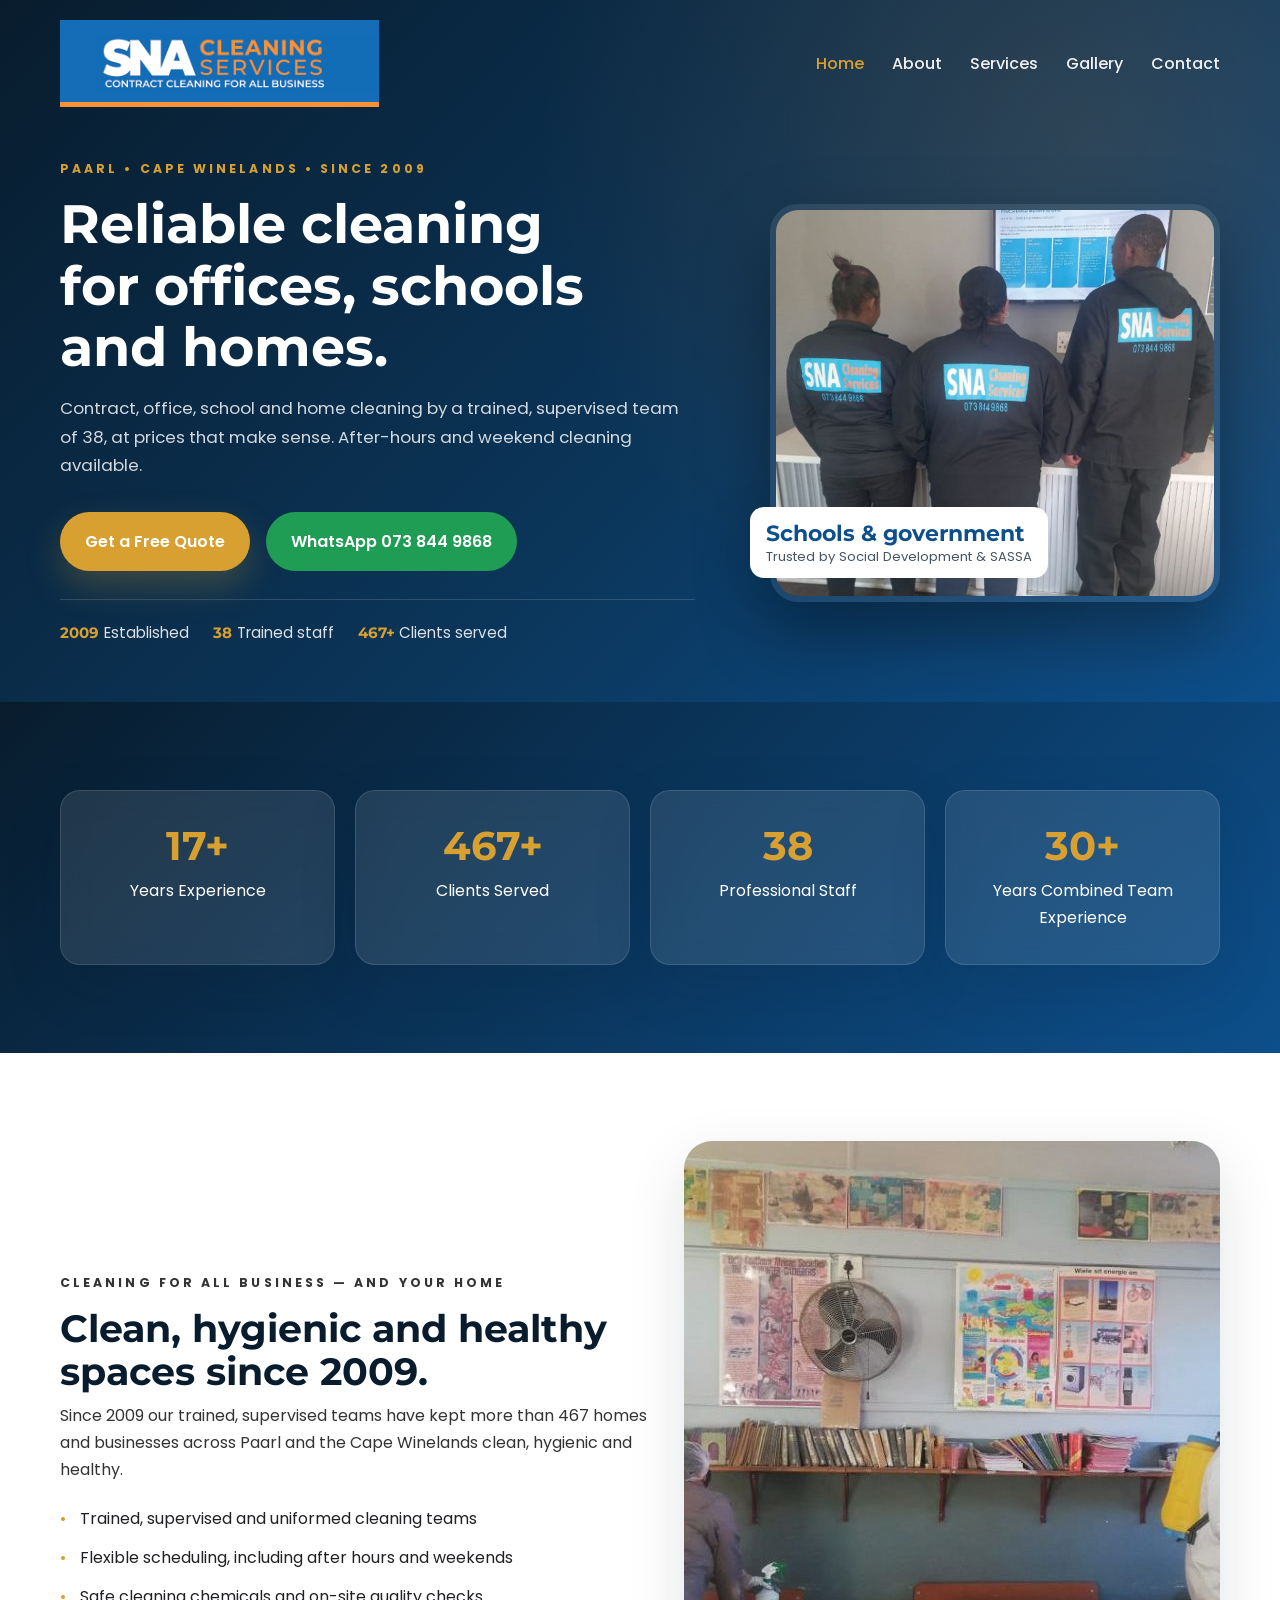
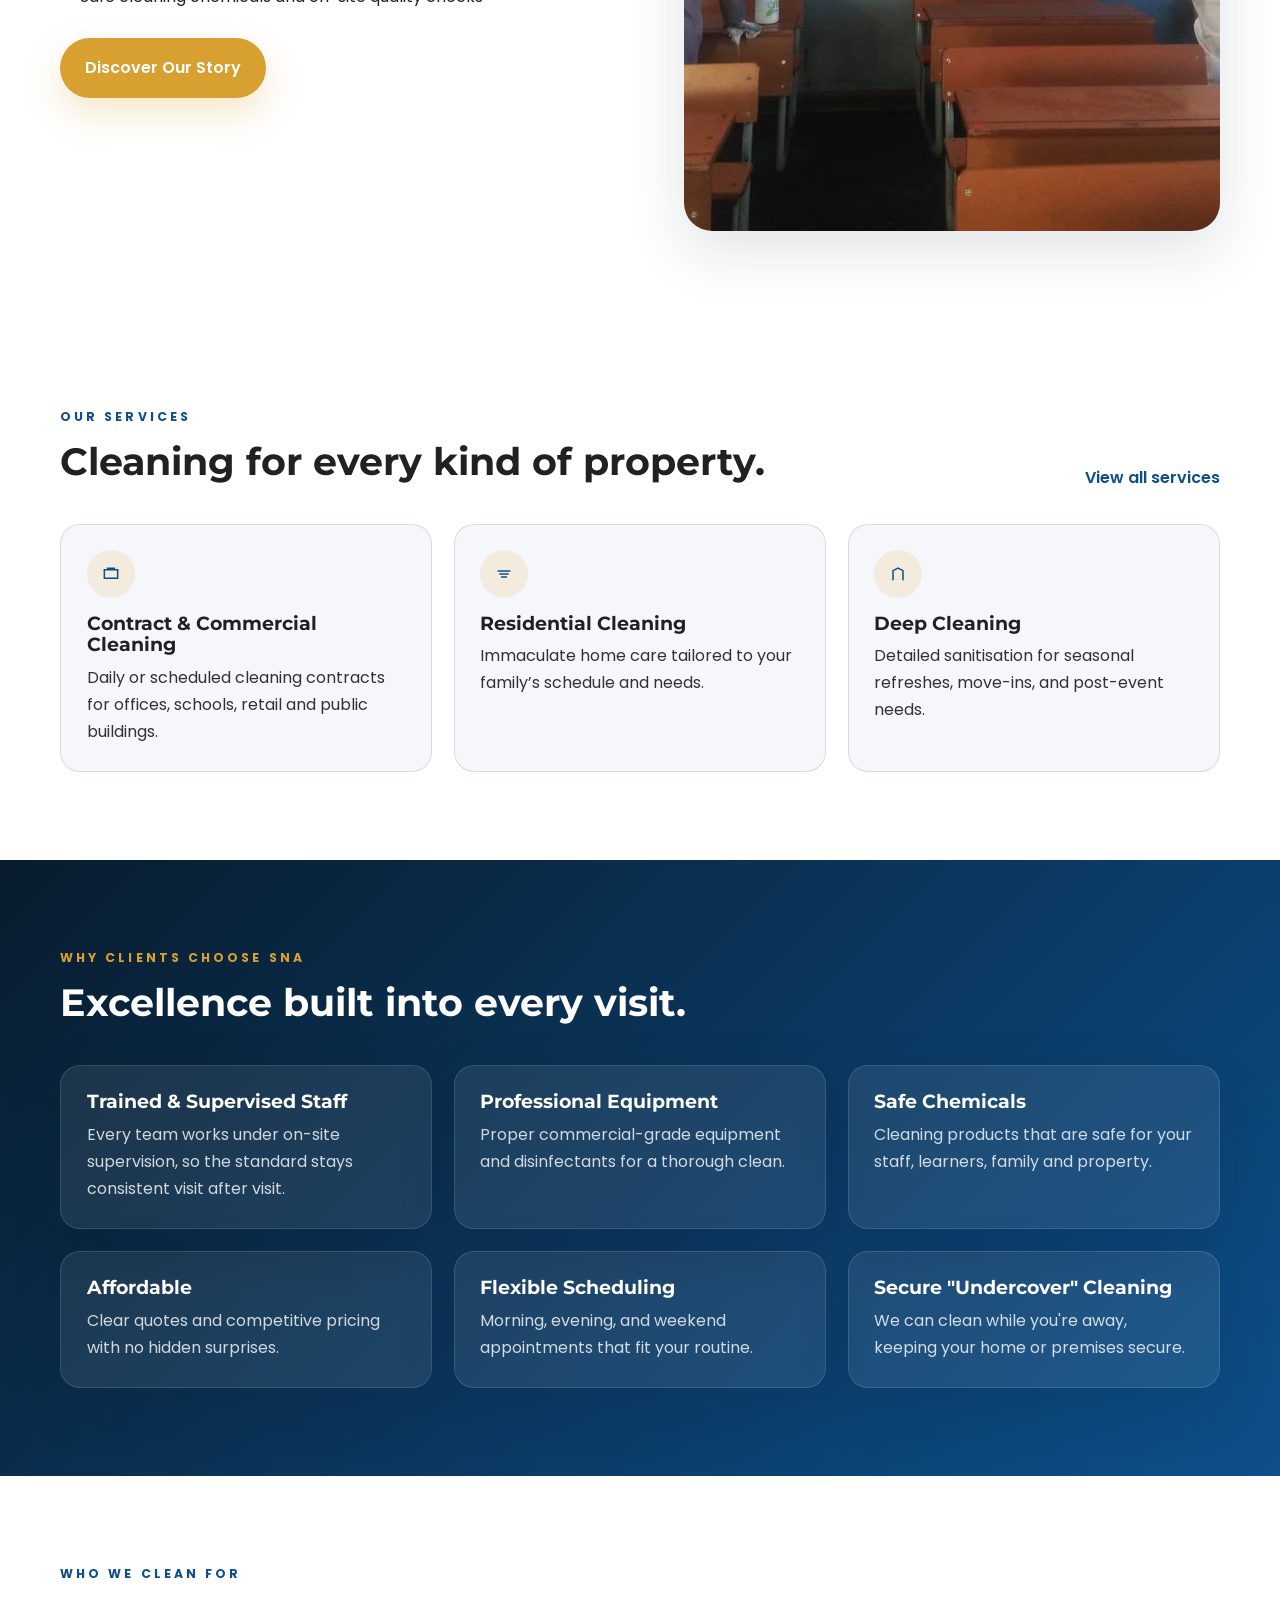
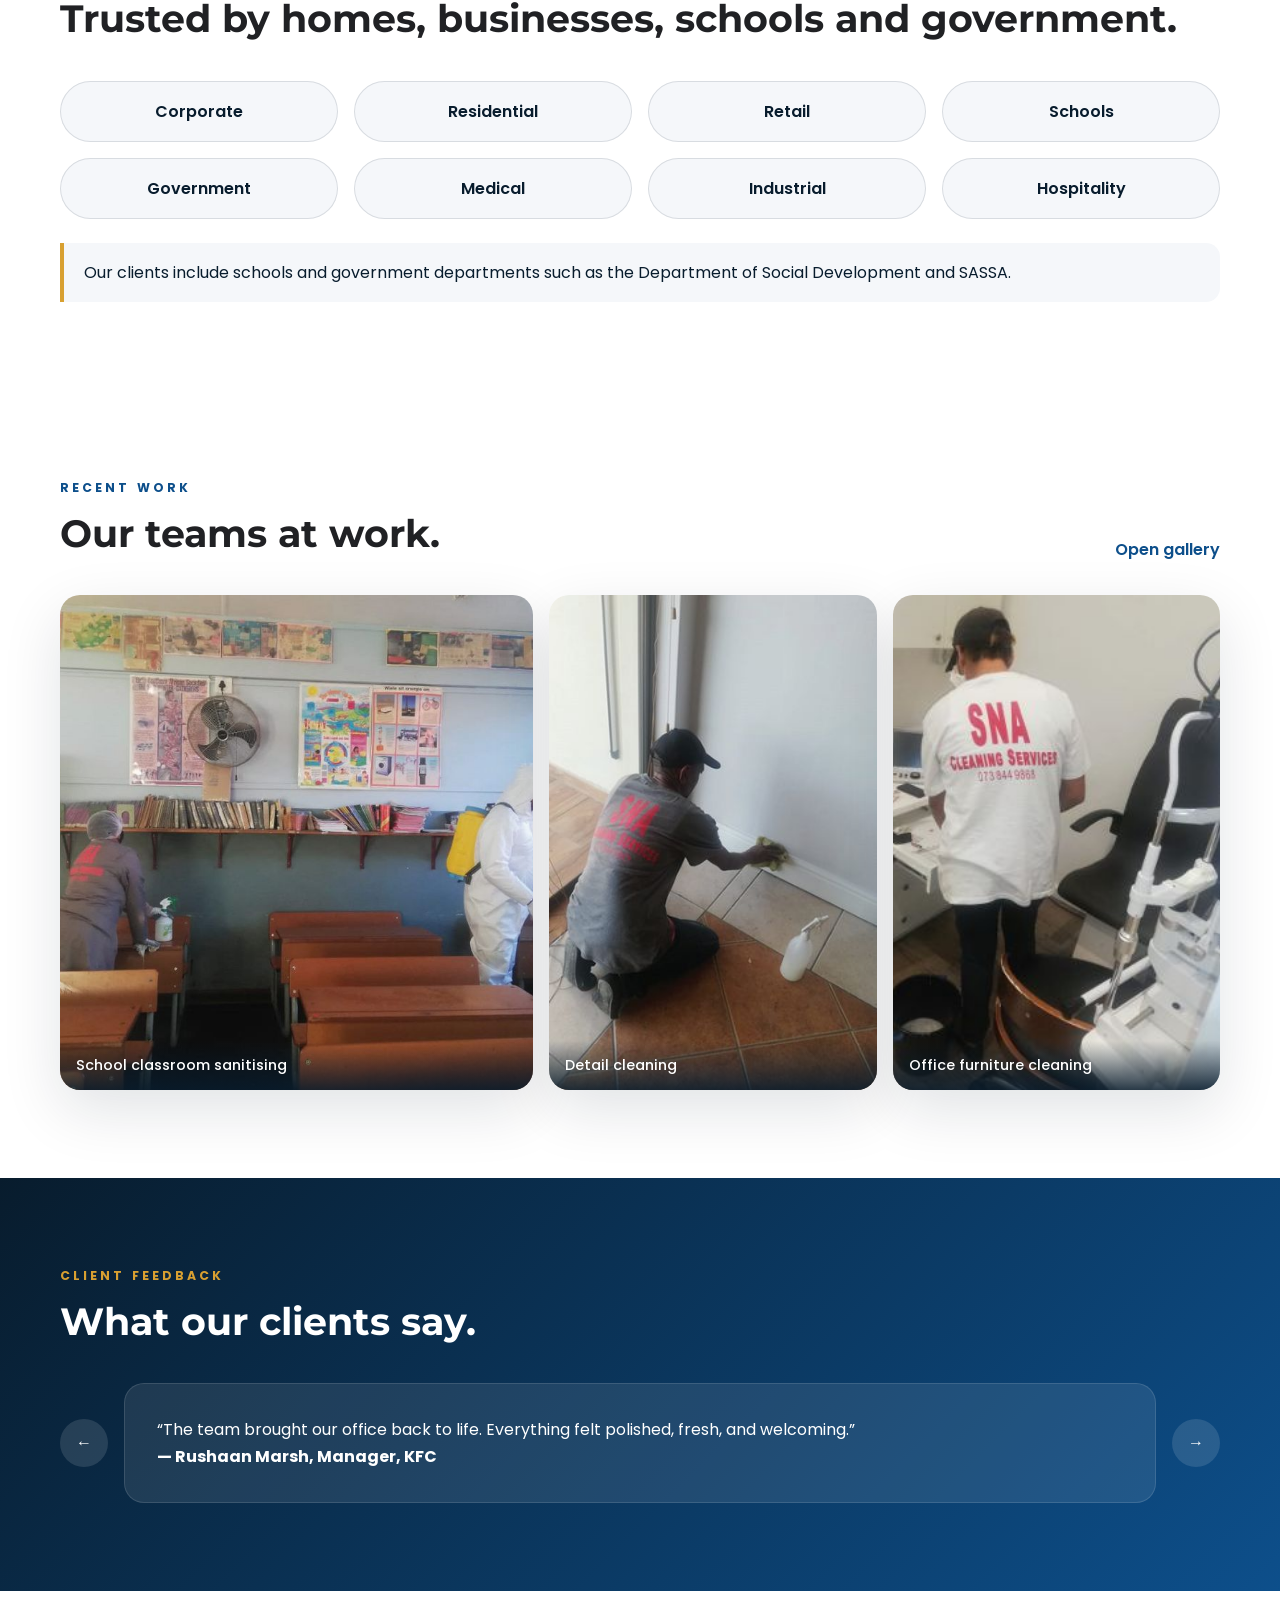
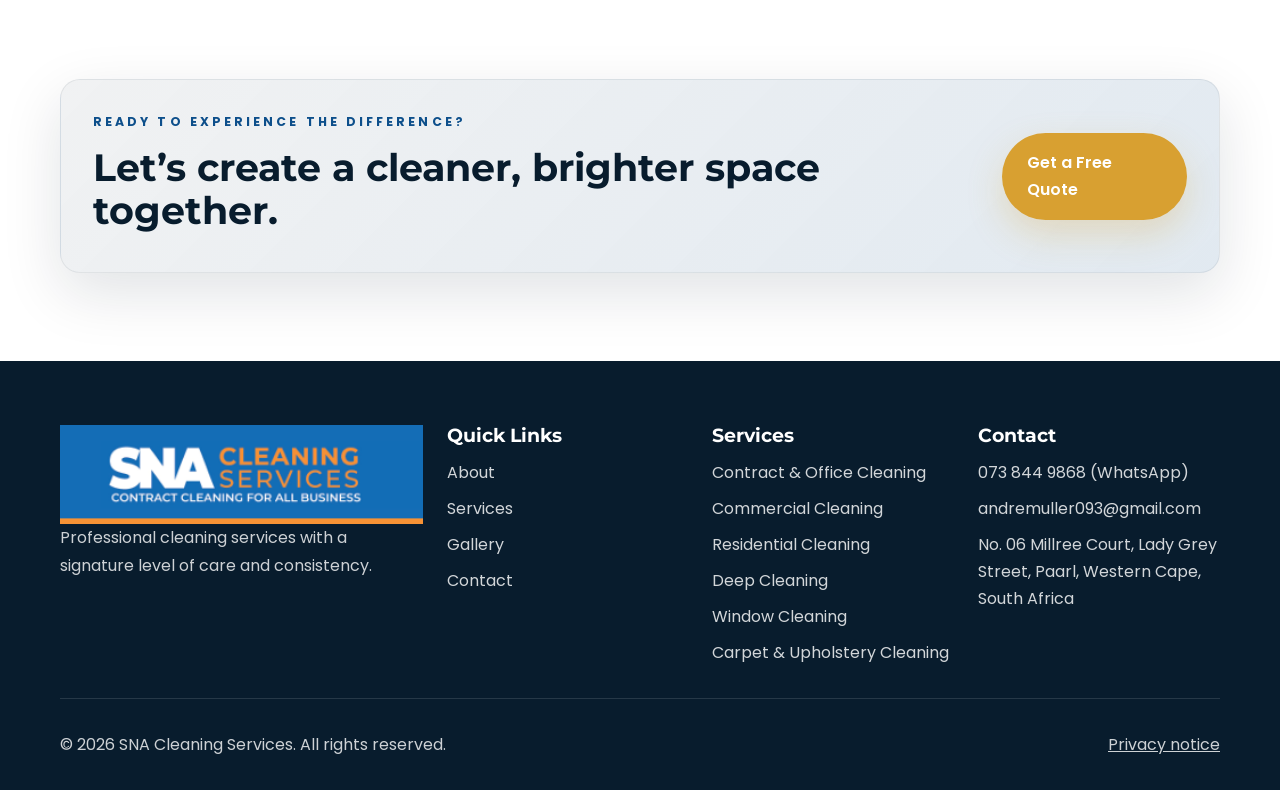
<file: index.html>
<!DOCTYPE html>
<html lang="en">
  <head>
    <meta charset="UTF-8" />
    <meta name="viewport" content="width=device-width, initial-scale=1.0" />
    <meta
      name="description"
      content="SNA Cleaning Services provides contract, office, commercial and residential cleaning in Paarl, the Cape Winelands and the Western Cape. Established 2009, 38 staff. Free quotes."
    />
    <meta name="title" content="SNA Cleaning Services | Office, School &amp; Home Cleaning in Paarl" />
    <meta property="og:title" content="SNA Cleaning Services | Office, School &amp; Home Cleaning in Paarl" />
    <meta
      property="og:description"
      content="Contract, office, school and residential cleaning in Paarl and the Cape Winelands since 2009."
    />
    <meta property="og:type" content="website" />
    <meta property="og:image" content="https://www.snacleaning.co.za/images/work/classroom-sanitising.jpg" />
    <meta property="og:url" content="https://www.snacleaning.co.za/" />
    <link rel="canonical" href="https://www.snacleaning.co.za/" />
    <meta name="robots" content="index,follow" />
    <title>SNA Cleaning Services | Office, School &amp; Home Cleaning in Paarl</title>
    <link rel="icon" type="image/png" sizes="32x32" href="images/favicon-32.png" />
    <link rel="icon" type="image/png" sizes="48x48" href="images/favicon-48.png" />
    <link rel="apple-touch-icon" href="images/favicon-180.png" />
    <link rel="preconnect" href="https://fonts.googleapis.com" />
    <link rel="preconnect" href="https://fonts.gstatic.com" crossorigin />
    <link
      href="https://fonts.googleapis.com/css2?family=Montserrat:wght@600;700;800&family=Poppins:wght@300;400;500;600;700&display=swap"
      rel="stylesheet"
    />
    <link rel="stylesheet" href="css/style.css" />
    <link rel="stylesheet" href="css/responsive.css" />
    <link rel="stylesheet" href="css/animations.css" />
    <script type="application/ld+json">
      {
        "@context": "https://schema.org",
        "@type": "HouseCleaning",
        "name": "SNA Cleaning Services",
        "url": "https://www.snacleaning.co.za/",
        "logo": "https://www.snacleaning.co.za/images/logos/1.png",
        "image": "https://www.snacleaning.co.za/images/work/classroom-sanitising.jpg",
        "telephone": "+27738449868",
        "email": "andremuller093@gmail.com",
        "foundingDate": "2009-04",
        "founder": { "@type": "Person", "name": "Andrè Wesley Muller" },
        "numberOfEmployees": { "@type": "QuantitativeValue", "value": 38 },
        "address": {
          "@type": "PostalAddress",
          "streetAddress": "No. 06 Millree Court, Lady Grey Street",
          "addressLocality": "Paarl",
          "addressRegion": "Western Cape",
          "addressCountry": "ZA"
        },
        "areaServed": ["Paarl", "Cape Winelands", "Western Cape"],
        "openingHoursSpecification": [
          {
            "@type": "OpeningHoursSpecification",
            "dayOfWeek": ["Monday", "Tuesday", "Wednesday", "Thursday", "Friday", "Saturday"],
            "opens": "07:00",
            "closes": "18:00"
          }
        ]
      }
    </script>
  </head>
  <body>
    <a class="skip-link" href="#main">Skip to content</a>

    <header class="hero">
      <nav class="nav">
        <div class="container">
          <a class="logo" href="index.html">
            <img src="images/logos/1.png" alt="SNA Cleaning Services Logo" />
          </a>
          <button class="menu-toggle" type="button" aria-label="Toggle navigation" aria-expanded="false" aria-controls="site-menu">
            <span></span>
            <span></span>
            <span></span>
          </button>
          <ul class="nav-links" id="site-menu">
            <li><a class="active" href="index.html">Home</a></li>
            <li><a href="about.html">About</a></li>
            <li><a href="services.html">Services</a></li>
            <li><a href="gallery.html">Gallery</a></li>
            <li><a href="contact.html">Contact</a></li>
          </ul>
        </div>
      </nav>

      <div class="container hero-split">
        <div class="hero-copy">
          <p class="eyebrow">Paarl • Cape Winelands • Since 2009</p>
          <h1>Reliable cleaning for offices, schools and homes.</h1>
          <p class="hero-text">
            Contract, office, school and home cleaning by a trained, supervised team of 38,
            at prices that make sense. After-hours and weekend cleaning available.
          </p>
          <div class="hero-actions">
            <a class="btn btn-primary" href="contact.html">Get a Free Quote</a>
            <a class="btn btn-whatsapp" href="https://wa.me/27738449868?text=Hi%20SNA%20Cleaning%20Services%2C%20I%27d%20like%20a%20quote.">WhatsApp 073 844 9868</a>
          </div>
          <ul class="hero-trust" aria-label="SNA at a glance">
            <li><strong>2009</strong>Established</li>
            <li><strong>38</strong>Trained staff</li>
            <li><strong>467+</strong>Clients served</li>
          </ul>
        </div>
        <figure class="hero-media">
          <img
            src="images/work/sna-team.jpg"
            width="604"
            height="534"
            fetchpriority="high"
            alt="Three SNA Cleaning Services team members in branded uniforms"
          />
          <figcaption class="hero-badge">
            <strong>Schools &amp; government</strong>
            <span>Trusted by Social Development &amp; SASSA</span>
          </figcaption>
        </figure>
      </div>
    </header>

    <main id="main">
      <section class="section section-dark reveal">
        <div class="container stats-grid">
          <article class="stat-card">
            <h3 class="counter" data-since="2009">17+</h3>
            <p>Years Experience</p>
          </article>
          <article class="stat-card">
            <h3 class="counter" data-target="467">467+</h3>
            <p>Clients Served</p>
          </article>
          <article class="stat-card">
            <h3 class="counter" data-target="38" data-suffix="">38</h3>
            <p>Professional Staff</p>
          </article>
          <article class="stat-card">
            <h3 class="counter" data-target="30">30+</h3>
            <p>Years Combined Team Experience</p>
          </article>
        </div>
      </section>

      <section class="section section-light" id="about-preview">
        <div class="container about-grid reveal">
          <div>
            <p class="eyebrow eyebrow-dark">Cleaning for all business — and your home</p>
            <h2>Clean, hygienic and healthy spaces since 2009.</h2>
            <p>
              Since 2009 our trained, supervised teams have kept more than 467 homes and
              businesses across Paarl and the Cape Winelands clean, hygienic and healthy.
            </p>
            <ul class="about-list">
              <li>Trained, supervised and uniformed cleaning teams</li>
              <li>Flexible scheduling, including after hours and weekends</li>
              <li>Safe cleaning chemicals and on-site quality checks</li>
            </ul>
            <a class="btn btn-primary" href="about.html">Discover Our Story</a>
          </div>
          <div class="about-card">
            <img
              loading="lazy"
              src="images/work/classroom-sanitising.jpg"
              width="1072" height="690"
              alt="SNA team sanitising a school classroom in protective suits"
            />
          </div>
        </div>
      </section>

      <section class="section section-light">
        <div class="container">
          <div class="section-heading reveal">
            <div>
              <p class="eyebrow eyebrow-dark">Our services</p>
              <h2>Cleaning for every kind of property.</h2>
            </div>
            <a class="text-link" href="services.html">View all services</a>
          </div>
          <div class="service-grid reveal">
            <article class="service-card">
              <div class="icon-wrap">
                <svg viewBox="0 0 24 24" aria-hidden="true"><path d="M4 7h16v10H4zM8 7V5h8v2" fill="none" stroke="currentColor" stroke-width="1.8" stroke-linecap="round"/></svg>
              </div>
              <h3>Contract &amp; Commercial Cleaning</h3>
              <p>Daily or scheduled cleaning contracts for offices, schools, retail and public buildings.</p>
            </article>
            <article class="service-card">
              <div class="icon-wrap">
                <svg viewBox="0 0 24 24" aria-hidden="true"><path d="M5 8.5h14M7 12h10M9 15.5h6" fill="none" stroke="currentColor" stroke-width="1.8" stroke-linecap="round"/></svg>
              </div>
              <h3>Residential Cleaning</h3>
              <p>Immaculate home care tailored to your family’s schedule and needs.</p>
            </article>
            <article class="service-card">
              <div class="icon-wrap">
                <svg viewBox="0 0 24 24" aria-hidden="true"><path d="M6 19V8l6-3 6 3v11" fill="none" stroke="currentColor" stroke-width="1.8" stroke-linecap="round"/></svg>
              </div>
              <h3>Deep Cleaning</h3>
              <p>Detailed sanitisation for seasonal refreshes, move-ins, and post-event needs.</p>
            </article>
          </div>
        </div>
      </section>

      <section class="section section-dark">
        <div class="container">
          <div class="section-heading reveal">
            <div>
              <p class="eyebrow">Why clients choose SNA</p>
              <h2>Excellence built into every visit.</h2>
            </div>
          </div>
          <div class="why-grid reveal">
            <article class="why-card">
              <h3>Trained &amp; Supervised Staff</h3>
              <p>Every team works under on-site supervision, so the standard stays consistent visit after visit.</p>
            </article>
            <article class="why-card">
              <h3>Professional Equipment</h3>
              <p>Proper commercial-grade equipment and disinfectants for a thorough clean.</p>
            </article>
            <article class="why-card">
              <h3>Safe Chemicals</h3>
              <p>Cleaning products that are safe for your staff, learners, family and property.</p>
            </article>
            <article class="why-card">
              <h3>Affordable</h3>
              <p>Clear quotes and competitive pricing with no hidden surprises.</p>
            </article>
            <article class="why-card">
              <h3>Flexible Scheduling</h3>
              <p>Morning, evening, and weekend appointments that fit your routine.</p>
            </article>
            <article class="why-card">
              <h3>Secure "Undercover" Cleaning</h3>
              <p>We can clean while you're away, keeping your home or premises secure.</p>
            </article>
          </div>
        </div>
      </section>

      <section class="section section-light">
        <div class="container">
          <div class="section-heading reveal">
            <div>
              <p class="eyebrow eyebrow-dark">Who we clean for</p>
              <h2>Trusted by homes, businesses, schools and government.</h2>
            </div>
          </div>
          <div class="industries-grid reveal">
            <div class="industry-pill">Corporate</div>
            <div class="industry-pill">Residential</div>
            <div class="industry-pill">Retail</div>
            <div class="industry-pill">Schools</div>
            <div class="industry-pill">Government</div>
            <div class="industry-pill">Medical</div>
            <div class="industry-pill">Industrial</div>
            <div class="industry-pill">Hospitality</div>
          </div>
          <p class="trust-note reveal">
            Our clients include schools and government departments such as the
            Department of Social Development and SASSA.
          </p>
        </div>
      </section>

      <section class="section section-light">
        <div class="container">
          <div class="section-heading reveal">
            <div>
              <p class="eyebrow eyebrow-dark">Recent work</p>
              <h2>Our teams at work.</h2>
            </div>
            <a class="text-link" href="gallery.html">Open gallery</a>
          </div>
          <div class="gallery-preview reveal">
            <figure class="gallery-item large">
              <img loading="lazy" src="images/work/classroom-sanitising.jpg" width="1072" height="690" alt="SNA team sanitising a school classroom in protective suits" />
              <figcaption>School classroom sanitising</figcaption>
            </figure>
            <figure class="gallery-item">
              <img loading="lazy" src="images/work/wall-cleaning.jpg" width="356" height="538" alt="SNA cleaner wiping down a wall and skirting" />
              <figcaption>Detail cleaning</figcaption>
            </figure>
            <figure class="gallery-item">
              <img loading="lazy" src="images/work/chair-cleaning.jpg" width="252" height="375" alt="SNA cleaner cleaning office chairs" />
              <figcaption>Office furniture cleaning</figcaption>
            </figure>
          </div>
        </div>
      </section>

      <section class="section section-dark">
        <div class="container">
          <div class="section-heading reveal">
            <div>
              <p class="eyebrow">Client feedback</p>
              <h2>What our clients say.</h2>
            </div>
          </div>
          <div class="testimonial-slider reveal">
            <button class="slider-btn" type="button" data-direction="prev" aria-label="Previous testimonial">←</button>
            <div class="testimonial-track">
              <article class="testimonial-card active">
                <p>“The team brought our office back to life. Everything felt polished, fresh, and welcoming.”</p>
                <strong>— Rushaan Marsh, Manager, KFC</strong>
              </article>
              <article class="testimonial-card">
                <p>“Reliable, efficient, and incredibly detail-focused. We book them every month.”</p>
                <strong>— Christian, Betafence (current client)</strong>
              </article>
              <article class="testimonial-card">
                <p>“From the first visit, the professionalism and finish were outstanding.”</p>
                <strong>— Mrs Shermon, residential client</strong>
              </article>
            </div>
            <button class="slider-btn" type="button" data-direction="next" aria-label="Next testimonial">→</button>
          </div>
        </div>
      </section>

      <section class="section section-light">
        <div class="container cta-panel reveal">
          <div>
            <p class="eyebrow eyebrow-dark">Ready to experience the difference?</p>
            <h2>Let’s create a cleaner, brighter space together.</h2>
          </div>
          <a class="btn btn-primary" href="contact.html">Get a Free Quote</a>
        </div>
      </section>
    </main>

    <footer class="site-footer">
      <div class="container footer-grid">
        <div>
          <a class="logo" href="index.html">
            <img src="images/logos/1.png" alt="SNA Cleaning Services Logo" />
          </a>
          <p>Professional cleaning services with a signature level of care and consistency.</p>
        </div>
        <div>
          <h3>Quick Links</h3>
          <ul class="footer-links">
            <li><a href="about.html">About</a></li>
            <li><a href="services.html">Services</a></li>
            <li><a href="gallery.html">Gallery</a></li>
            <li><a href="contact.html">Contact</a></li>
          </ul>
        </div>
        <div>
          <h3>Services</h3>
          <ul class="footer-links">
            <li>Contract &amp; Office Cleaning</li>
            <li>Commercial Cleaning</li>
            <li>Residential Cleaning</li>
            <li>Deep Cleaning</li>
            <li>Window Cleaning</li>
            <li>Carpet &amp; Upholstery Cleaning</li>
          </ul>
        </div>
        <div>
          <h3>Contact</h3>
          <ul class="footer-links">
            <li><a href="https://wa.me/27738449868">073 844 9868 (WhatsApp)</a></li>
            <li><a href="mailto:andremuller093@gmail.com">andremuller093@gmail.com</a></li>
            <li>No. 06 Millree Court, Lady Grey Street, Paarl, Western Cape, South Africa</li>
          </ul>
        </div>
      </div>
      <div class="container footer-bottom">
        <p>© <span class="current-year">2026</span> SNA Cleaning Services. All rights reserved.</p>
        <p><a href="privacy.html">Privacy notice</a></p>
      </div>
    </footer>

    <nav class="mobile-cta" aria-label="Quick contact">
      <a class="whatsapp" href="https://wa.me/27738449868">WhatsApp us</a>
      <a href="tel:+27738449868">Call now</a>
    </nav>

    <button class="back-to-top" type="button" aria-label="Back to top">↑</button>

    <script src="js/main.js"></script>
  </body>
</html>
</file>
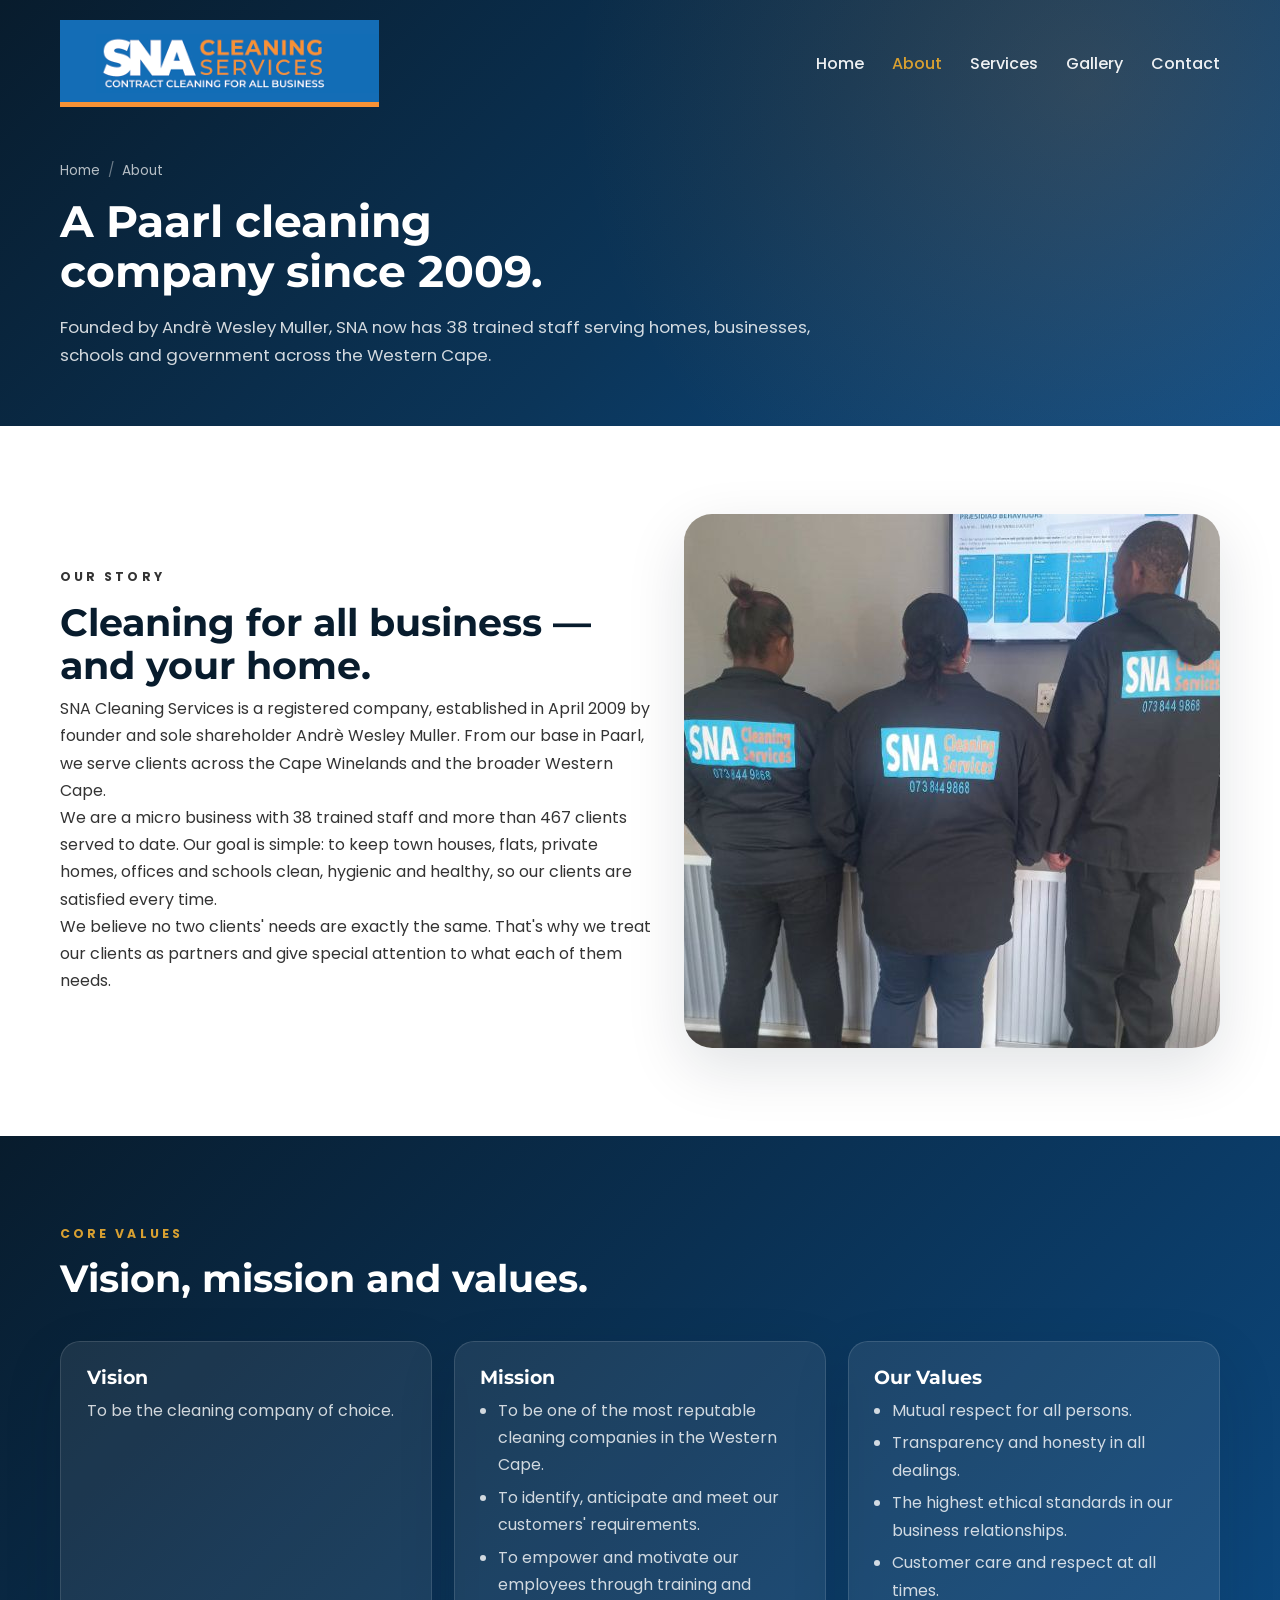
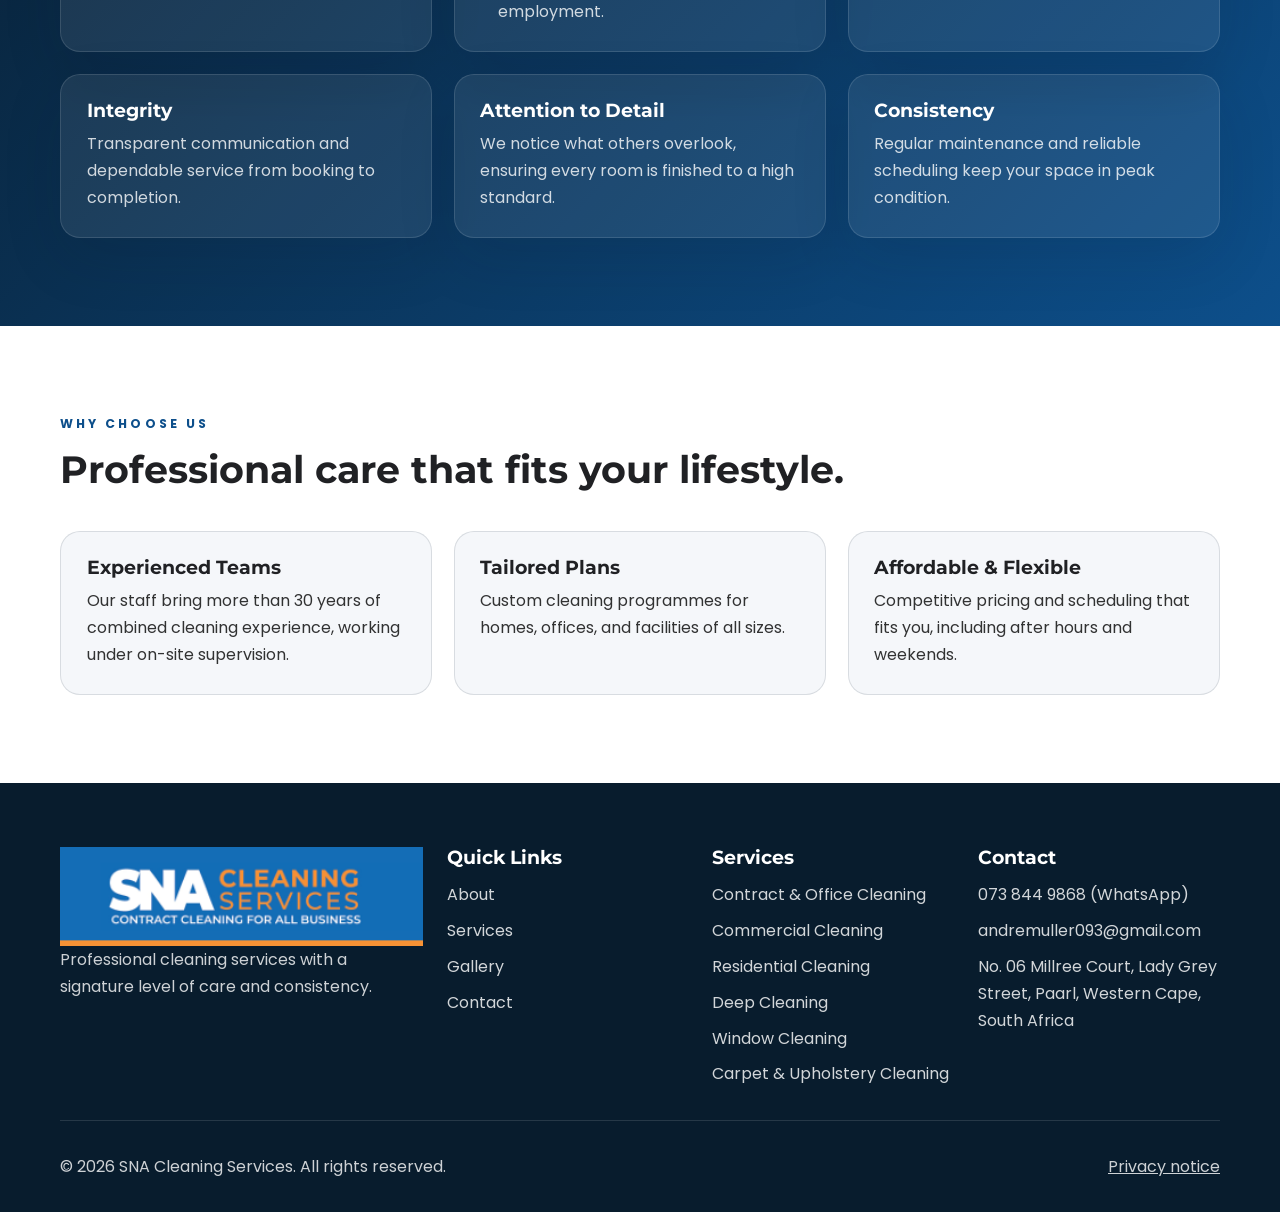
<file: about.html>
<!DOCTYPE html>
<html lang="en">
  <head>
    <meta charset="UTF-8" />
    <meta name="viewport" content="width=device-width, initial-scale=1.0" />
    <meta
      name="description"
      content="SNA Cleaning Services is a Paarl cleaning company established in 2009, with 38 trained staff serving homes, businesses, schools and government across the Western Cape."
    />
    <meta name="title" content="About SNA Cleaning Services" />
    <meta property="og:title" content="About SNA Cleaning Services" />
    <meta property="og:type" content="website" />
    <title>About SNA Cleaning Services</title>
    <link rel="icon" type="image/png" sizes="32x32" href="images/favicon-32.png" />
    <link rel="icon" type="image/png" sizes="48x48" href="images/favicon-48.png" />
    <link rel="apple-touch-icon" href="images/favicon-180.png" />
    <link rel="preconnect" href="https://fonts.googleapis.com" />
    <link rel="preconnect" href="https://fonts.gstatic.com" crossorigin />
    <link
      href="https://fonts.googleapis.com/css2?family=Montserrat:wght@600;700;800&family=Poppins:wght@300;400;500;600;700&display=swap"
      rel="stylesheet"
    />
    <link rel="stylesheet" href="css/style.css" />
    <link rel="stylesheet" href="css/responsive.css" />
    <link rel="stylesheet" href="css/animations.css" />
  </head>
  <body>
    <a class="skip-link" href="#main">Skip to content</a>

    <header class="hero hero-subpage">
      <nav class="nav">
        <div class="container">
          <a class="logo" href="index.html">
            <img src="images/logos/1.png" alt="SNA Cleaning Services Logo" />
          </a>
          <button class="menu-toggle" type="button" aria-label="Toggle navigation" aria-expanded="false" aria-controls="site-menu">
            <span></span>
            <span></span>
            <span></span>
          </button>
          <ul class="nav-links" id="site-menu">
            <li><a href="index.html">Home</a></li>
            <li><a class="active" href="about.html">About</a></li>
            <li><a href="services.html">Services</a></li>
            <li><a href="gallery.html">Gallery</a></li>
            <li><a href="contact.html">Contact</a></li>
          </ul>
        </div>
      </nav>

      <div class="container page-hero">
        <ol class="breadcrumb" aria-label="Breadcrumb"><li><a href="index.html">Home</a></li><li aria-current="page">About</li></ol>
        <h1>A Paarl cleaning company since 2009.</h1>
        <p>Founded by Andrè Wesley Muller, SNA now has 38 trained staff serving homes, businesses, schools and government across the Western Cape.</p>
      </div>
    </header>

    <main id="main">
      <section class="section section-light">
        <div class="container about-grid reveal">
          <div>
            <p class="eyebrow eyebrow-dark">Our story</p>
            <h2>Cleaning for all business — and your home.</h2>
            <p>
              SNA Cleaning Services is a registered company, established in April 2009 by
              founder and sole shareholder Andrè Wesley Muller. From our base in Paarl, we
              serve clients across the Cape Winelands and the broader Western Cape.
            </p>
            <p>
              We are a micro business with 38 trained staff and more than 467 clients served
              to date. Our goal is simple: to keep town houses, flats, private homes, offices
              and schools clean, hygienic and healthy, so our clients are satisfied every time.
            </p>
            <p>
              We believe no two clients' needs are exactly the same. That's why we treat our
              clients as partners and give special attention to what each of them needs.
            </p>
          </div>
          <div class="about-card">
            <img loading="lazy" src="images/work/sna-team.jpg" width="604" height="534" alt="Three SNA Cleaning Services team members in branded uniforms" />
          </div>
        </div>
      </section>

      <section class="section section-dark">
        <div class="container">
          <div class="section-heading reveal">
            <div>
              <p class="eyebrow">Core values</p>
              <h2>Vision, mission and values.</h2>
            </div>
          </div>
          <div class="value-grid reveal">
            <article class="value-card">
              <h3>Vision</h3>
              <p>To be the cleaning company of choice.</p>
            </article>
            <article class="value-card">
              <h3>Mission</h3>
              <ul>
                <li>To be one of the most reputable cleaning companies in the Western Cape.</li>
                <li>To identify, anticipate and meet our customers' requirements.</li>
                <li>To empower and motivate our employees through training and employment.</li>
              </ul>
            </article>
            <article class="value-card">
              <h3>Our Values</h3>
              <ul>
                <li>Mutual respect for all persons.</li>
                <li>Transparency and honesty in all dealings.</li>
                <li>The highest ethical standards in our business relationships.</li>
                <li>Customer care and respect at all times.</li>
              </ul>
            </article>
            <article class="value-card">
              <h3>Integrity</h3>
              <p>Transparent communication and dependable service from booking to completion.</p>
            </article>
            <article class="value-card">
              <h3>Attention to Detail</h3>
              <p>We notice what others overlook, ensuring every room is finished to a high standard.</p>
            </article>
            <article class="value-card">
              <h3>Consistency</h3>
              <p>Regular maintenance and reliable scheduling keep your space in peak condition.</p>
            </article>
          </div>
        </div>
      </section>

      <section class="section section-light">
        <div class="container">
          <div class="section-heading reveal">
            <div>
              <p class="eyebrow eyebrow-dark">Why choose us</p>
              <h2>Professional care that fits your lifestyle.</h2>
            </div>
          </div>
          <div class="service-grid reveal">
            <article class="service-card">
              <h3>Experienced Teams</h3>
              <p>Our staff bring more than 30 years of combined cleaning experience, working under on-site supervision.</p>
            </article>
            <article class="service-card">
              <h3>Tailored Plans</h3>
              <p>Custom cleaning programmes for homes, offices, and facilities of all sizes.</p>
            </article>
            <article class="service-card">
              <h3>Affordable &amp; Flexible</h3>
              <p>Competitive pricing and scheduling that fits you, including after hours and weekends.</p>
            </article>
          </div>
        </div>
      </section>
    </main>

    <footer class="site-footer">
      <div class="container footer-grid">
        <div>
          <a class="logo" href="index.html"><img src="images/logos/1.png" alt="SNA Cleaning Services Logo" /></a>
          <p>Professional cleaning services with a signature level of care and consistency.</p>
        </div>
        <div>
          <h3>Quick Links</h3>
          <ul class="footer-links">
            <li><a href="about.html">About</a></li>
            <li><a href="services.html">Services</a></li>
            <li><a href="gallery.html">Gallery</a></li>
            <li><a href="contact.html">Contact</a></li>
          </ul>
        </div>
        <div>
          <h3>Services</h3>
          <ul class="footer-links">
            <li>Contract &amp; Office Cleaning</li>
            <li>Commercial Cleaning</li>
            <li>Residential Cleaning</li>
            <li>Deep Cleaning</li>
            <li>Window Cleaning</li>
            <li>Carpet &amp; Upholstery Cleaning</li>
          </ul>
        </div>
        <div>
          <h3>Contact</h3>
          <ul class="footer-links">
            <li><a href="https://wa.me/27738449868">073 844 9868 (WhatsApp)</a></li>
            <li><a href="mailto:andremuller093@gmail.com">andremuller093@gmail.com</a></li>
            <li>No. 06 Millree Court, Lady Grey Street, Paarl, Western Cape, South Africa</li>
          </ul>
        </div>
      </div>
      <div class="container footer-bottom">
        <p>© <span class="current-year">2026</span> SNA Cleaning Services. All rights reserved.</p>
        <p><a href="privacy.html">Privacy notice</a></p>
      </div>
    </footer>

    <nav class="mobile-cta" aria-label="Quick contact">
      <a class="whatsapp" href="https://wa.me/27738449868">WhatsApp us</a>
      <a href="tel:+27738449868">Call now</a>
    </nav>

    <button class="back-to-top" type="button" aria-label="Back to top">↑</button>

    <script src="js/main.js"></script>
  </body>
</html>
</file>
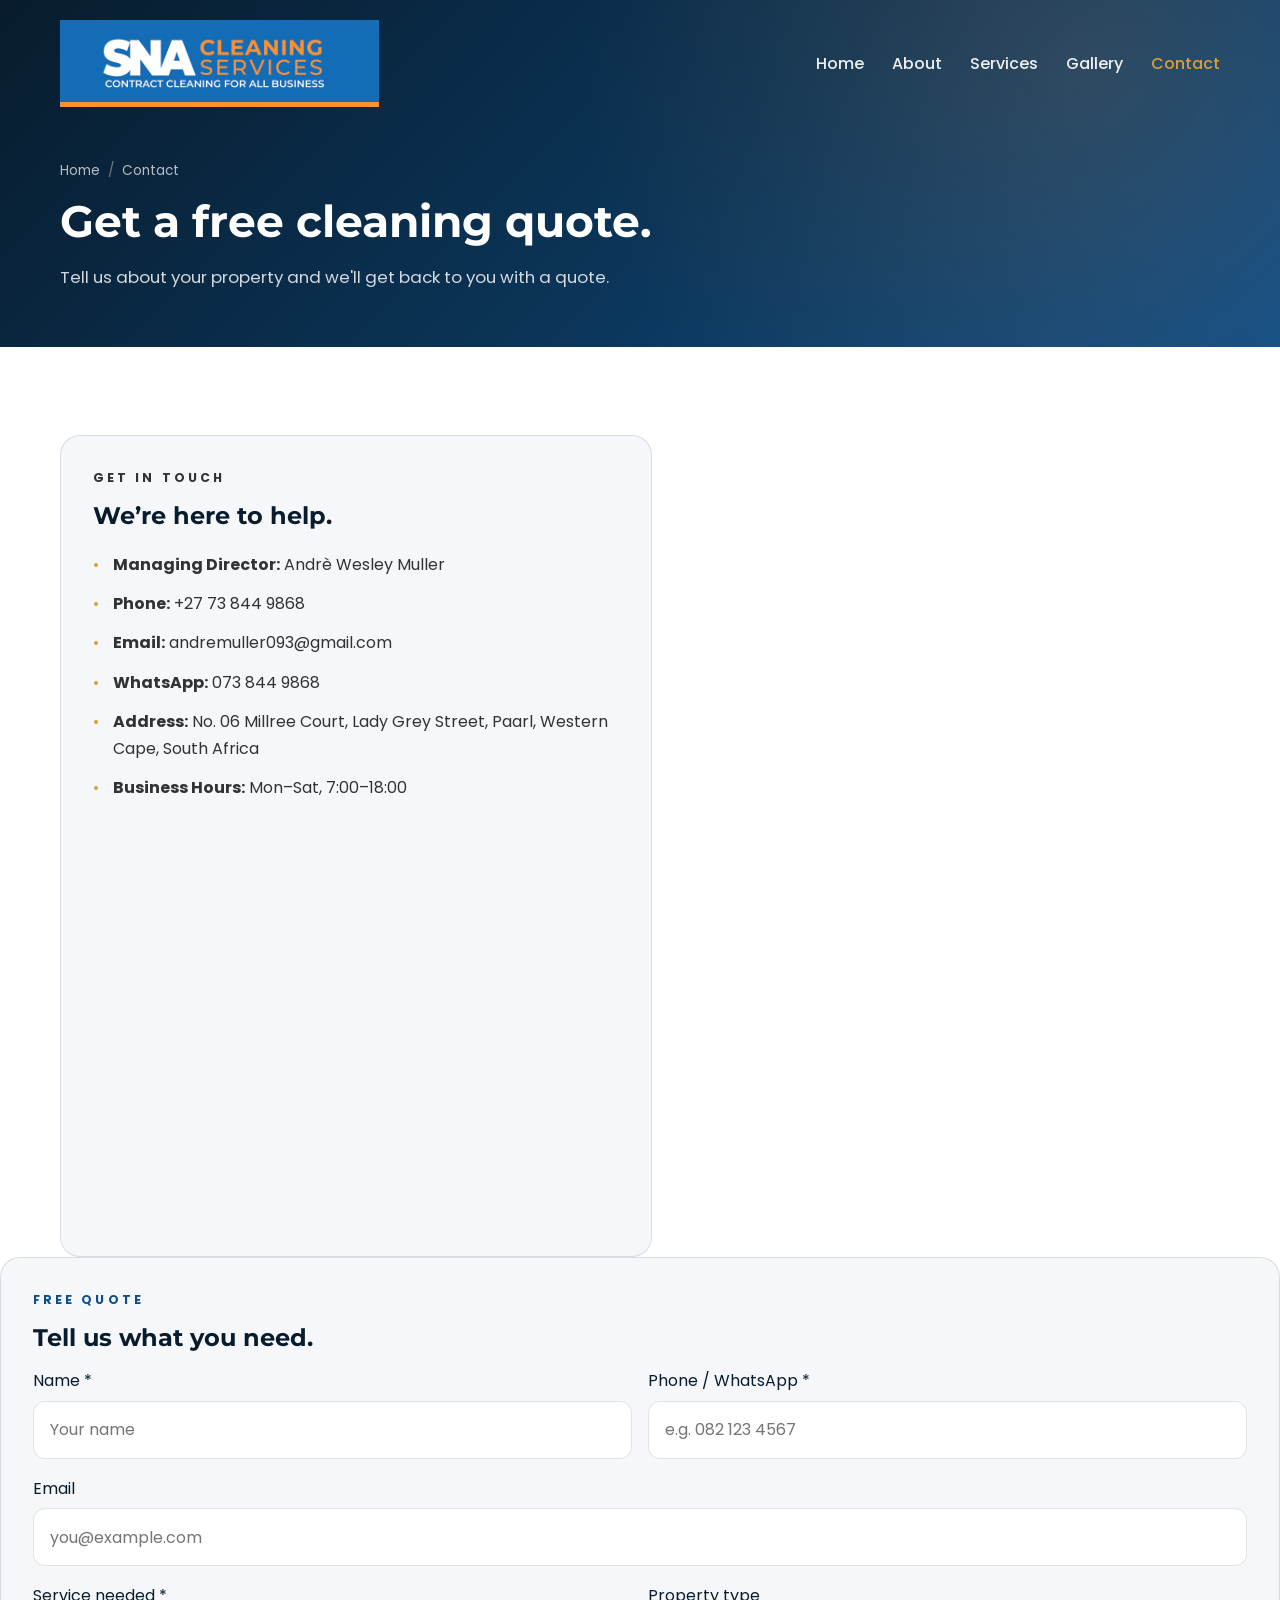
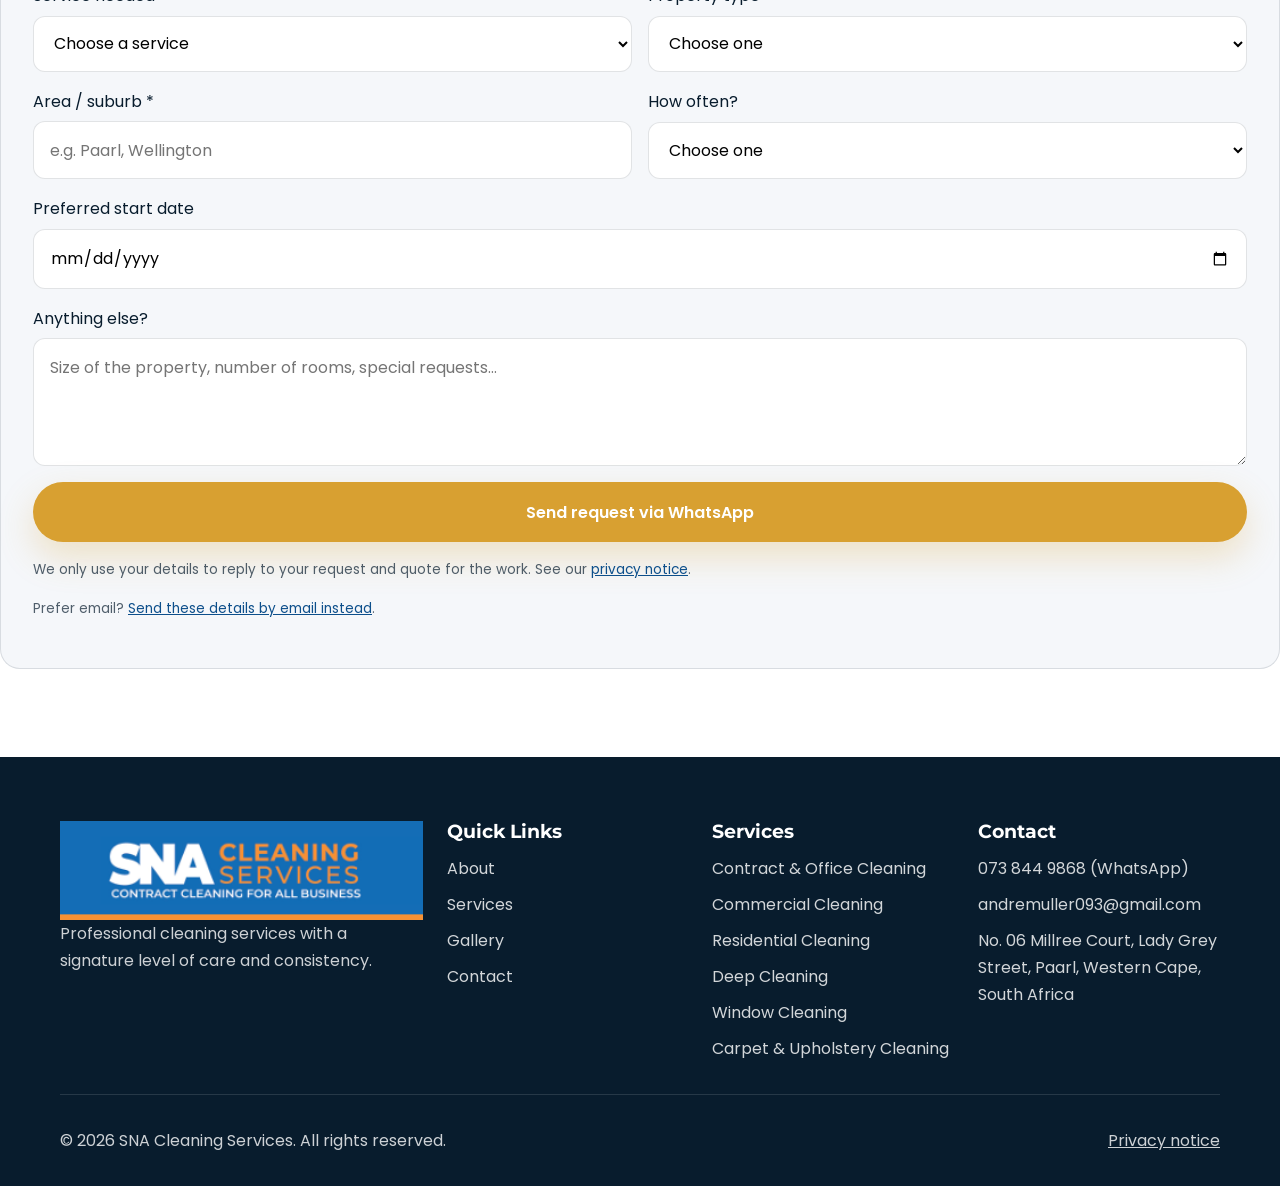
<file: contact.html>
<!DOCTYPE html>
<html lang="en">
  <head>
    <meta charset="UTF-8" />
    <meta name="viewport" content="width=device-width, initial-scale=1.0" />
    <meta
      name="description"
      content="Get a free cleaning quote from SNA Cleaning Services in Paarl. WhatsApp or call 073 844 9868. Serving the Cape Winelands and Western Cape."
    />
    <meta name="title" content="Contact SNA Cleaning Services" />
    <meta property="og:title" content="Contact SNA Cleaning Services" />
    <meta property="og:type" content="website" />
    <title>Contact SNA Cleaning Services</title>
    <link rel="icon" type="image/png" sizes="32x32" href="images/favicon-32.png" />
    <link rel="icon" type="image/png" sizes="48x48" href="images/favicon-48.png" />
    <link rel="apple-touch-icon" href="images/favicon-180.png" />
    <link rel="preconnect" href="https://fonts.googleapis.com" />
    <link rel="preconnect" href="https://fonts.gstatic.com" crossorigin />
    <link
      href="https://fonts.googleapis.com/css2?family=Montserrat:wght@600;700;800&family=Poppins:wght@300;400;500;600;700&display=swap"
      rel="stylesheet"
    />
    <link rel="stylesheet" href="css/style.css" />
    <link rel="stylesheet" href="css/responsive.css" />
    <link rel="stylesheet" href="css/animations.css" />
  </head>
  <body>
    <a class="skip-link" href="#main">Skip to content</a>

    <header class="hero hero-subpage">
      <nav class="nav">
        <div class="container">
          <a class="logo" href="index.html"><img src="images/logos/1.png" alt="SNA Cleaning Services Logo" /></a>
          <button class="menu-toggle" type="button" aria-label="Toggle navigation" aria-expanded="false" aria-controls="site-menu">
            <span></span>
            <span></span>
            <span></span>
          </button>
          <ul class="nav-links" id="site-menu">
            <li><a href="index.html">Home</a></li>
            <li><a href="about.html">About</a></li>
            <li><a href="services.html">Services</a></li>
            <li><a href="gallery.html">Gallery</a></li>
            <li><a class="active" href="contact.html">Contact</a></li>
          </ul>
        </div>
      </nav>

      <div class="container page-hero">
        <ol class="breadcrumb" aria-label="Breadcrumb"><li><a href="index.html">Home</a></li><li aria-current="page">Contact</li></ol>
        <h1>Get a free cleaning quote.</h1>
        <p>Tell us about your property and we'll get back to you with a quote.</p>
      </div>
    </header>

    <main id="main">
      <section class="section section-light">
        <div class="container contact-grid reveal">
          <div class="contact-card">
            <p class="eyebrow eyebrow-dark">Get in touch</p>
            <h2>We’re here to help.</h2>
            <ul class="about-list">
                <li><strong>Managing Director:</strong> Andrè Wesley Muller</li>
              <li><strong>Phone:</strong> <a href="tel:+27738449868">+27 73 844 9868</a></li>
              <li><strong>Email:</strong> <a href="mailto:andremuller093@gmail.com">andremuller093@gmail.com</a></li>
              <li><strong>WhatsApp:</strong> <a href="https://wa.me/27738449868">073 844 9868</a></li>
              <li><strong>Address:</strong>  No. 06 Millree Court, Lady Grey Street, Paarl, Western Cape, South Africa</li>
              <li><strong>Business Hours:</strong> Mon–Sat, 7:00–18:00</li>
            </ul>
            <div class="map-container">
              <iframe
                title="Map showing SNA Cleaning Services, Millree Court, Lady Grey Street, Paarl"
                src="https://maps.google.com/maps?q=Millree%20Court%2C%20Lady%20Grey%20Street%2C%20Paarl%2C%207646&z=16&output=embed"
                loading="lazy"
                referrerpolicy="strict-origin-when-cross-origin"
                allowfullscreen></iframe>
            </div>
          </div>
          </div>

          <form class="contact-form">
            <div>
              <p class="eyebrow eyebrow-dark">Free quote</p>
              <h2>Tell us what you need.</h2>
            </div>
            <div class="form-row">
              <div class="form-field">
                <label for="name">Name *</label>
                <input id="name" name="name" type="text" autocomplete="name" placeholder="Your name" required />
              </div>
              <div class="form-field">
                <label for="phone">Phone / WhatsApp *</label>
                <input id="phone" name="phone" type="tel" autocomplete="tel" placeholder="e.g. 082 123 4567" required />
              </div>
            </div>
            <div class="form-field">
              <label for="email">Email</label>
              <input id="email" name="email" type="email" autocomplete="email" placeholder="you@example.com" />
            </div>
            <div class="form-row">
              <div class="form-field">
                <label for="service">Service needed *</label>
                <select id="service" name="service" required>
                  <option value="" selected disabled>Choose a service</option>
                  <option>Contract / Office Cleaning</option>
                  <option>Commercial Cleaning</option>
                  <option>Residential Cleaning</option>
                  <option>Deep Cleaning</option>
                  <option>Window Cleaning</option>
                  <option>Carpet / Upholstery / Mattress</option>
                  <option>Sani-Bins &amp; Hygiene</option>
                  <option>Other / Ad-hoc</option>
                </select>
              </div>
              <div class="form-field">
                <label for="property">Property type</label>
                <select id="property" name="property">
                  <option value="" selected>Choose one</option>
                  <option>House</option>
                  <option>Flat / Town house</option>
                  <option>Office</option>
                  <option>School</option>
                  <option>Shop / Retail</option>
                  <option>Other</option>
                </select>
              </div>
            </div>
            <div class="form-row">
              <div class="form-field">
                <label for="area">Area / suburb *</label>
                <input id="area" name="area" type="text" placeholder="e.g. Paarl, Wellington" required />
              </div>
              <div class="form-field">
                <label for="frequency">How often?</label>
                <select id="frequency" name="frequency">
                  <option value="" selected>Choose one</option>
                  <option>Once-off</option>
                  <option>Weekly</option>
                  <option>Every two weeks</option>
                  <option>Monthly</option>
                  <option>Daily / contract</option>
                </select>
              </div>
            </div>
            <div class="form-field">
              <label for="date">Preferred start date</label>
              <input id="date" name="date" type="date" />
            </div>
            <div class="form-field">
              <label for="message">Anything else?</label>
              <textarea id="message" name="message" placeholder="Size of the property, number of rooms, special requests…"></textarea>
            </div>
            <button class="btn btn-primary" type="submit">Send request via WhatsApp</button>
            <p class="form-note">We only use your details to reply to your request and quote for the work. See our <a href="privacy.html">privacy notice</a>.</p>
            <p class="form-note">Prefer email? <a class="email-alt" href="mailto:andremuller093@gmail.com">Send these details by email instead</a>.</p>
            <p class="form-status" role="status" aria-live="polite"></p>
          </form>
        </div>
      </section>
    </main>

    <footer class="site-footer">
      <div class="container footer-grid">
        <div>
          <a class="logo" href="index.html"><img src="images/logos/1.png" alt="SNA Cleaning Services Logo" /></a>
          <p>Professional cleaning services with a signature level of care and consistency.</p>
        </div>
        <div>
          <h3>Quick Links</h3>
          <ul class="footer-links">
            <li><a href="about.html">About</a></li>
            <li><a href="services.html">Services</a></li>
            <li><a href="gallery.html">Gallery</a></li>
            <li><a href="contact.html">Contact</a></li>
          </ul>
        </div>
        <div>
          <h3>Services</h3>
          <ul class="footer-links">
            <li>Contract &amp; Office Cleaning</li>
            <li>Commercial Cleaning</li>
            <li>Residential Cleaning</li>
            <li>Deep Cleaning</li>
            <li>Window Cleaning</li>
            <li>Carpet &amp; Upholstery Cleaning</li>
          </ul>
        </div>
        <div>
          <h3>Contact</h3>
          <ul class="footer-links">
            <li><a href="https://wa.me/27738449868">073 844 9868 (WhatsApp)</a></li>
            <li><a href="mailto:andremuller093@gmail.com">andremuller093@gmail.com</a></li>
            <li>No. 06 Millree Court, Lady Grey Street, Paarl, Western Cape, South Africa</li>
          </ul>
        </div>
      </div>
      <div class="container footer-bottom">
        <p>© <span class="current-year">2026</span> SNA Cleaning Services. All rights reserved.</p>
        <p><a href="privacy.html">Privacy notice</a></p>
      </div>
    </footer>

    <nav class="mobile-cta" aria-label="Quick contact">
      <a class="whatsapp" href="https://wa.me/27738449868">WhatsApp us</a>
      <a href="tel:+27738449868">Call now</a>
    </nav>

    <button class="back-to-top" type="button" aria-label="Back to top">↑</button>

    <script src="js/main.js"></script>
  </body>
</html>
</file>
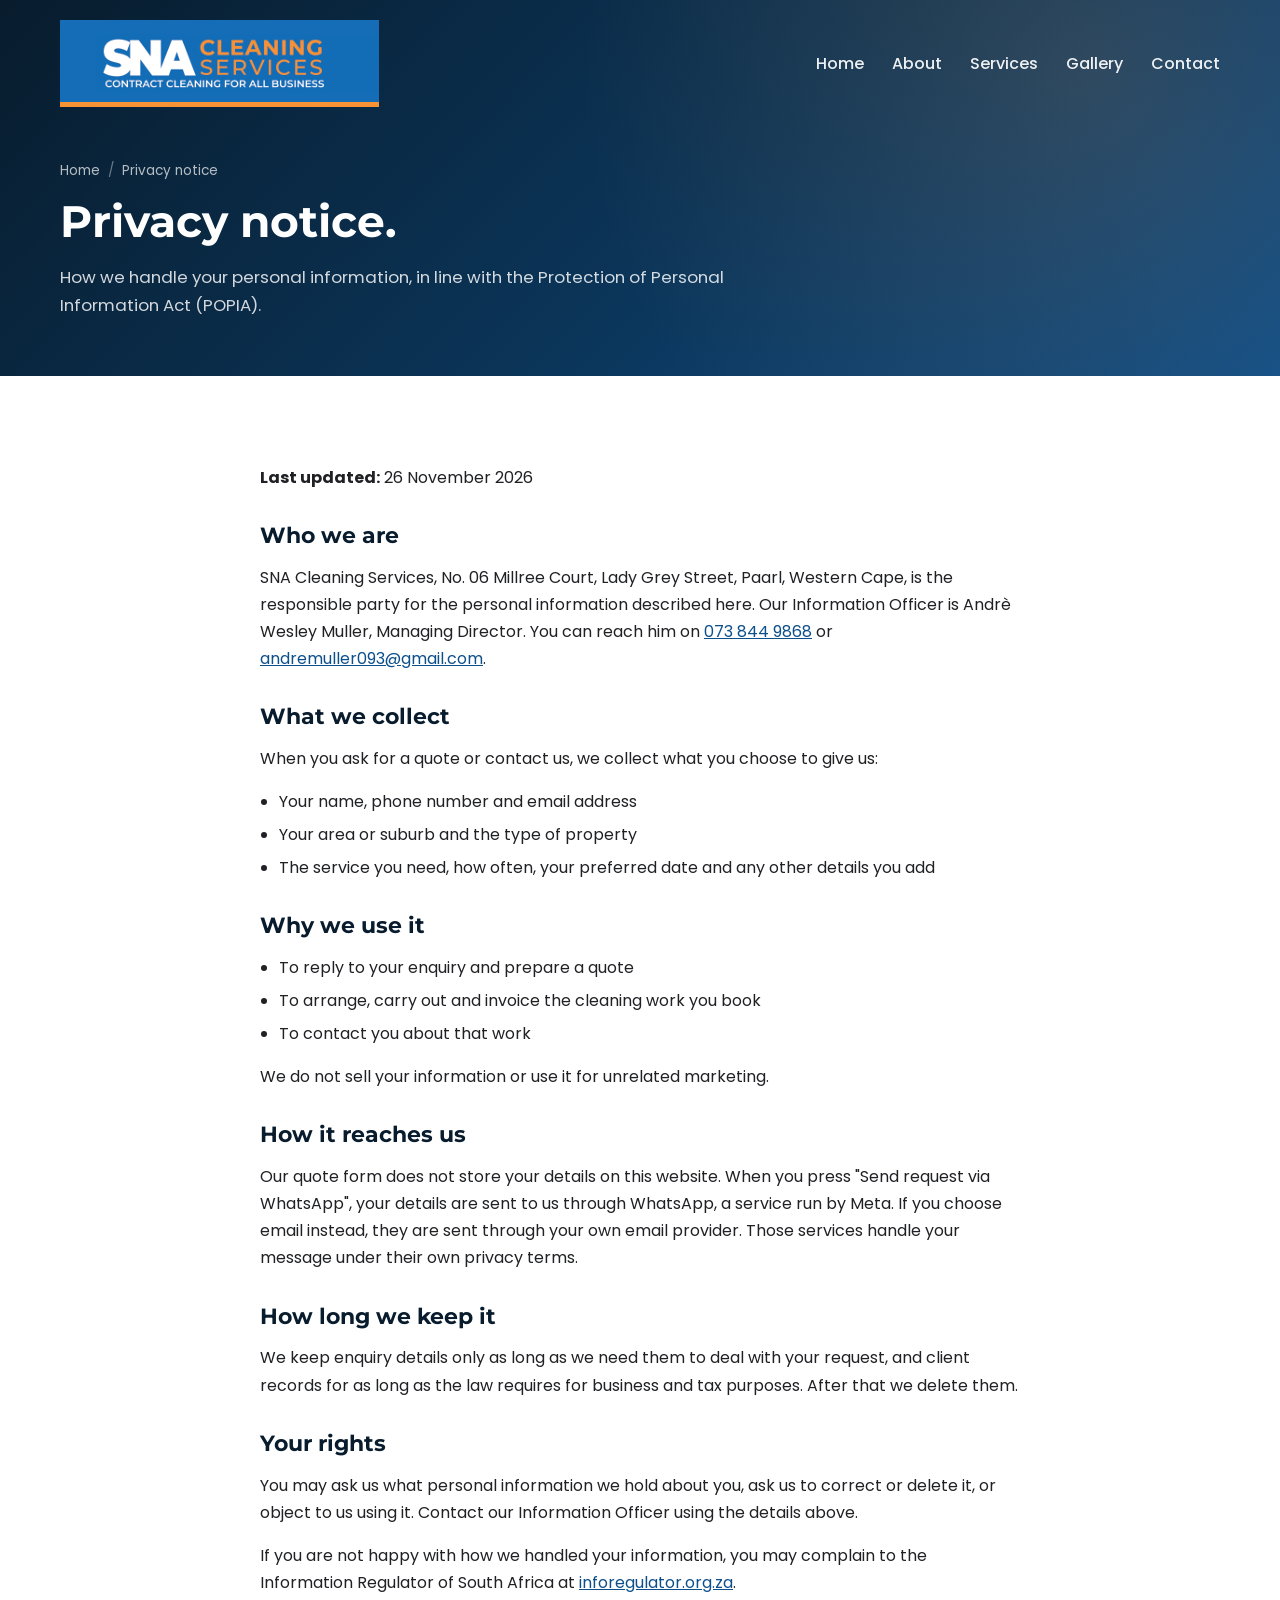
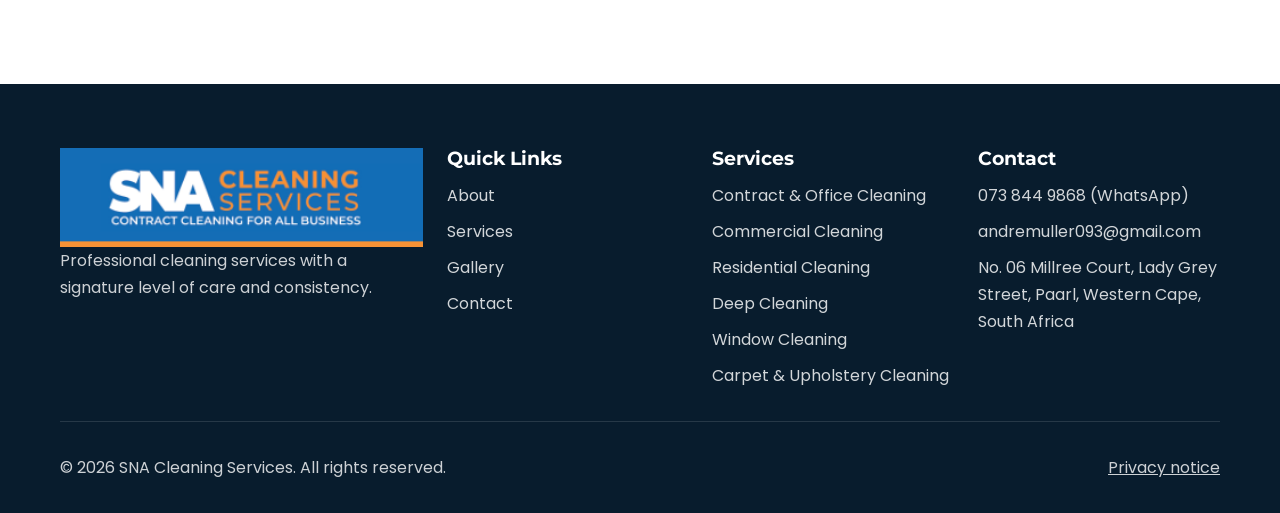
<file: privacy.html>
<!DOCTYPE html>
<html lang="en">
  <head>
    <meta charset="UTF-8" />
    <meta name="viewport" content="width=device-width, initial-scale=1.0" />
    <meta name="description" content="How SNA Cleaning Services collects, uses and protects your personal information under POPIA." />
    <meta name="title" content="Privacy Notice | SNA Cleaning Services" />
    <meta property="og:title" content="Privacy Notice | SNA Cleaning Services" />
    <meta property="og:type" content="website" />
    <title>Privacy Notice | SNA Cleaning Services</title>
    <link rel="icon" type="image/png" sizes="32x32" href="images/favicon-32.png" />
    <link rel="icon" type="image/png" sizes="48x48" href="images/favicon-48.png" />
    <link rel="apple-touch-icon" href="images/favicon-180.png" />
    <link rel="preconnect" href="https://fonts.googleapis.com" />
    <link rel="preconnect" href="https://fonts.gstatic.com" crossorigin />
    <link
      href="https://fonts.googleapis.com/css2?family=Montserrat:wght@600;700;800&family=Poppins:wght@300;400;500;600;700&display=swap"
      rel="stylesheet"
    />
    <link rel="stylesheet" href="css/style.css" />
    <link rel="stylesheet" href="css/responsive.css" />
    <link rel="stylesheet" href="css/animations.css" />
  </head>
  <body>
    <a class="skip-link" href="#main">Skip to content</a>

    <header class="hero hero-subpage">
      <nav class="nav">
        <div class="container">
          <a class="logo" href="index.html"><img src="images/logos/1.png" alt="SNA Cleaning Services Logo" /></a>
          <button class="menu-toggle" type="button" aria-label="Toggle navigation" aria-expanded="false" aria-controls="site-menu">
            <span></span>
            <span></span>
            <span></span>
          </button>
          <ul class="nav-links" id="site-menu">
            <li><a href="index.html">Home</a></li>
            <li><a href="about.html">About</a></li>
            <li><a href="services.html">Services</a></li>
            <li><a href="gallery.html">Gallery</a></li>
            <li><a href="contact.html">Contact</a></li>
          </ul>
        </div>
      </nav>

      <div class="container page-hero">
        <ol class="breadcrumb" aria-label="Breadcrumb"><li><a href="index.html">Home</a></li><li aria-current="page">Privacy notice</li></ol>
        <h1>Privacy notice.</h1>
        <p>How we handle your personal information, in line with the Protection of Personal Information Act (POPIA).</p>
      </div>
    </header>

    <main id="main">
      <section class="section section-light">
        <div class="container legal">
          <p><strong>Last updated:</strong> 26 November 2026</p>

          <h2>Who we are</h2>
          <p>SNA Cleaning Services, No. 06 Millree Court, Lady Grey Street, Paarl, Western Cape, is the responsible party for the personal information described here. Our Information Officer is Andrè Wesley Muller, Managing Director. You can reach him on <a href="tel:+27738449868">073 844 9868</a> or <a href="mailto:andremuller093@gmail.com">andremuller093@gmail.com</a>.</p>

          <h2>What we collect</h2>
          <p>When you ask for a quote or contact us, we collect what you choose to give us:</p>
          <ul>
            <li>Your name, phone number and email address</li>
            <li>Your area or suburb and the type of property</li>
            <li>The service you need, how often, your preferred date and any other details you add</li>
          </ul>

          <h2>Why we use it</h2>
          <ul>
            <li>To reply to your enquiry and prepare a quote</li>
            <li>To arrange, carry out and invoice the cleaning work you book</li>
            <li>To contact you about that work</li>
          </ul>
          <p>We do not sell your information or use it for unrelated marketing.</p>

          <h2>How it reaches us</h2>
          <p>Our quote form does not store your details on this website. When you press "Send request via WhatsApp", your details are sent to us through WhatsApp, a service run by Meta. If you choose email instead, they are sent through your own email provider. Those services handle your message under their own privacy terms.</p>

          <h2>How long we keep it</h2>
          <p>We keep enquiry details only as long as we need them to deal with your request, and client records for as long as the law requires for business and tax purposes. After that we delete them.</p>

          <h2>Your rights</h2>
          <p>You may ask us what personal information we hold about you, ask us to correct or delete it, or object to us using it. Contact our Information Officer using the details above.</p>
          <p>If you are not happy with how we handled your information, you may complain to the Information Regulator of South Africa at <a href="https://inforegulator.org.za/">inforegulator.org.za</a>.</p>
        </div>
      </section>
    </main>

    <footer class="site-footer">
      <div class="container footer-grid">
        <div>
          <a class="logo" href="index.html"><img src="images/logos/1.png" alt="SNA Cleaning Services Logo" /></a>
          <p>Professional cleaning services with a signature level of care and consistency.</p>
        </div>
        <div>
          <h3>Quick Links</h3>
          <ul class="footer-links">
            <li><a href="about.html">About</a></li>
            <li><a href="services.html">Services</a></li>
            <li><a href="gallery.html">Gallery</a></li>
            <li><a href="contact.html">Contact</a></li>
          </ul>
        </div>
        <div>
          <h3>Services</h3>
          <ul class="footer-links">
            <li>Contract &amp; Office Cleaning</li>
            <li>Commercial Cleaning</li>
            <li>Residential Cleaning</li>
            <li>Deep Cleaning</li>
            <li>Window Cleaning</li>
            <li>Carpet &amp; Upholstery Cleaning</li>
          </ul>
        </div>
        <div>
          <h3>Contact</h3>
          <ul class="footer-links">
            <li><a href="https://wa.me/27738449868">073 844 9868 (WhatsApp)</a></li>
            <li><a href="mailto:andremuller093@gmail.com">andremuller093@gmail.com</a></li>
            <li>No. 06 Millree Court, Lady Grey Street, Paarl, Western Cape, South Africa</li>
          </ul>
        </div>
      </div>
      <div class="container footer-bottom">
        <p>© <span class="current-year">2026</span> SNA Cleaning Services. All rights reserved.</p>
        <p><a href="privacy.html">Privacy notice</a></p>
      </div>
    </footer>

    <nav class="mobile-cta" aria-label="Quick contact">
      <a class="whatsapp" href="https://wa.me/27738449868">WhatsApp us</a>
      <a href="tel:+27738449868">Call now</a>
    </nav>

    <button class="back-to-top" type="button" aria-label="Back to top">↑</button>

    <script src="js/main.js"></script>
  </body>
</html>
</file>
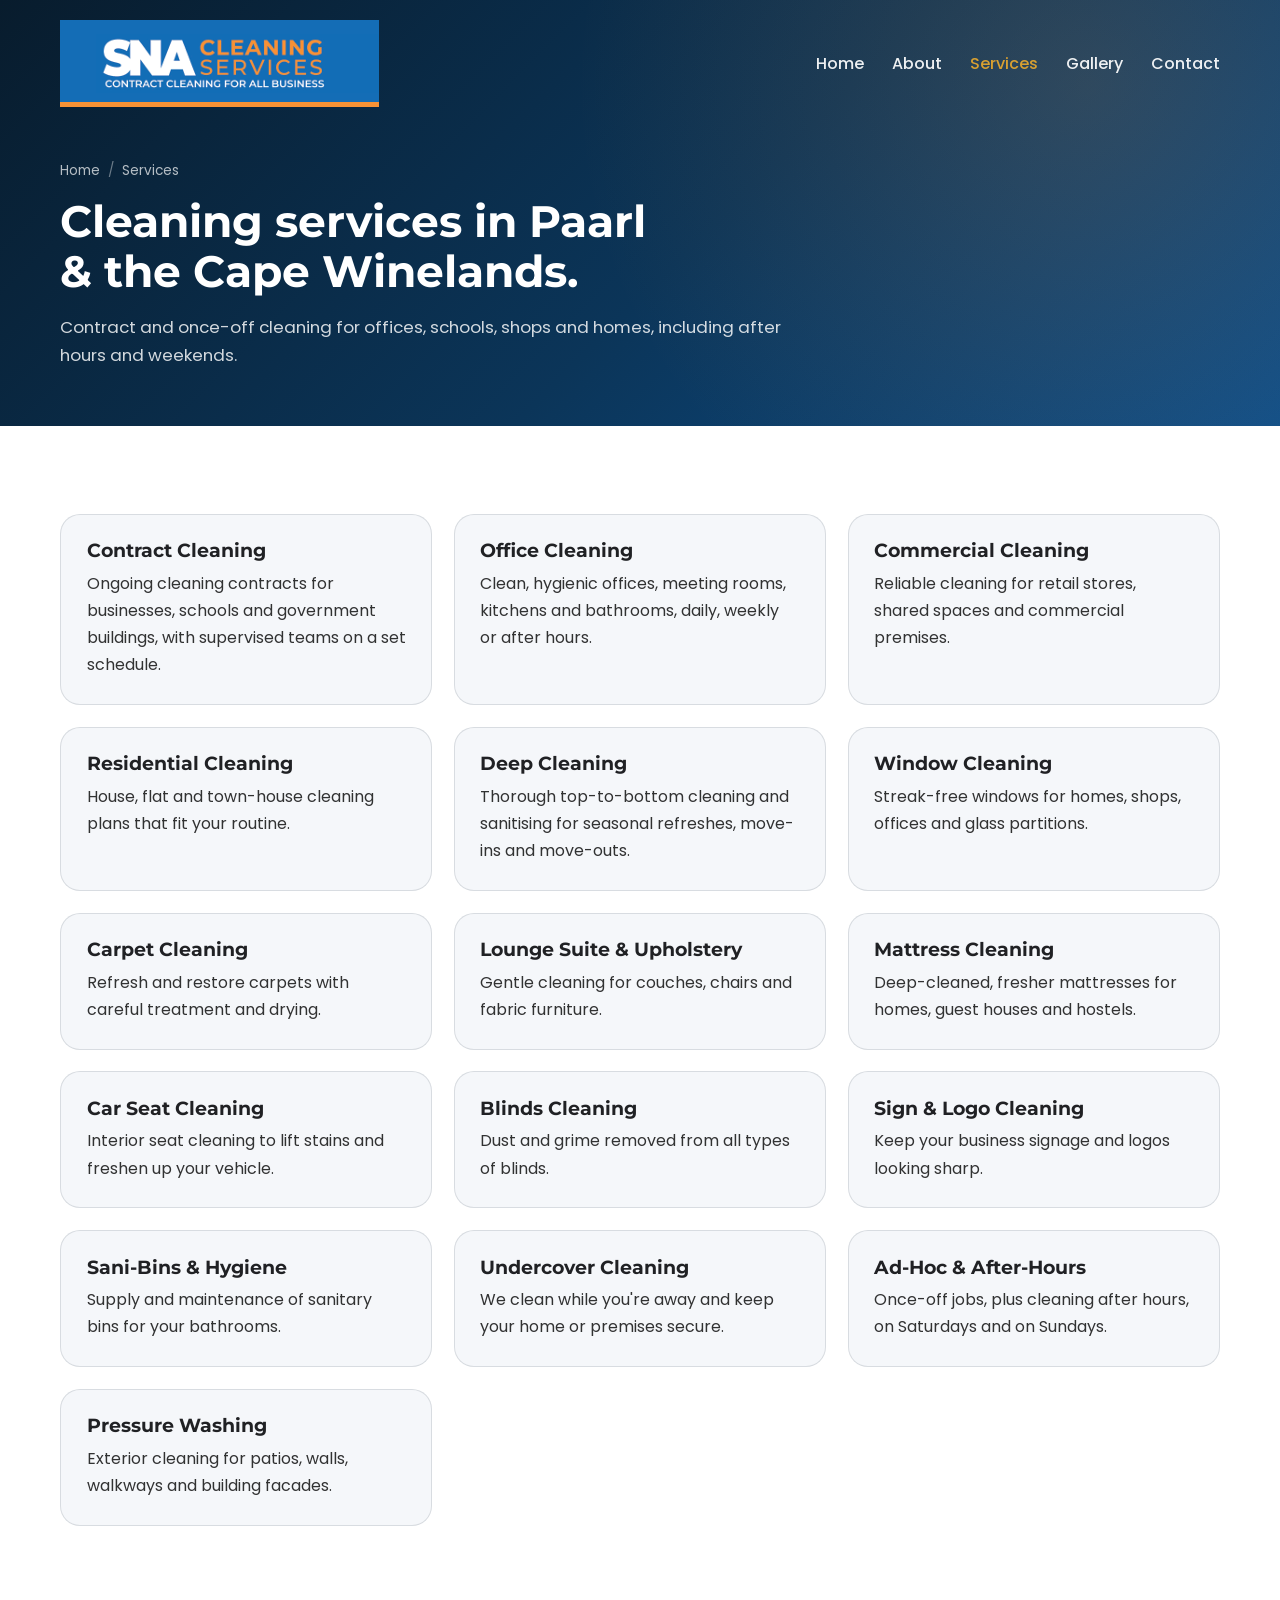
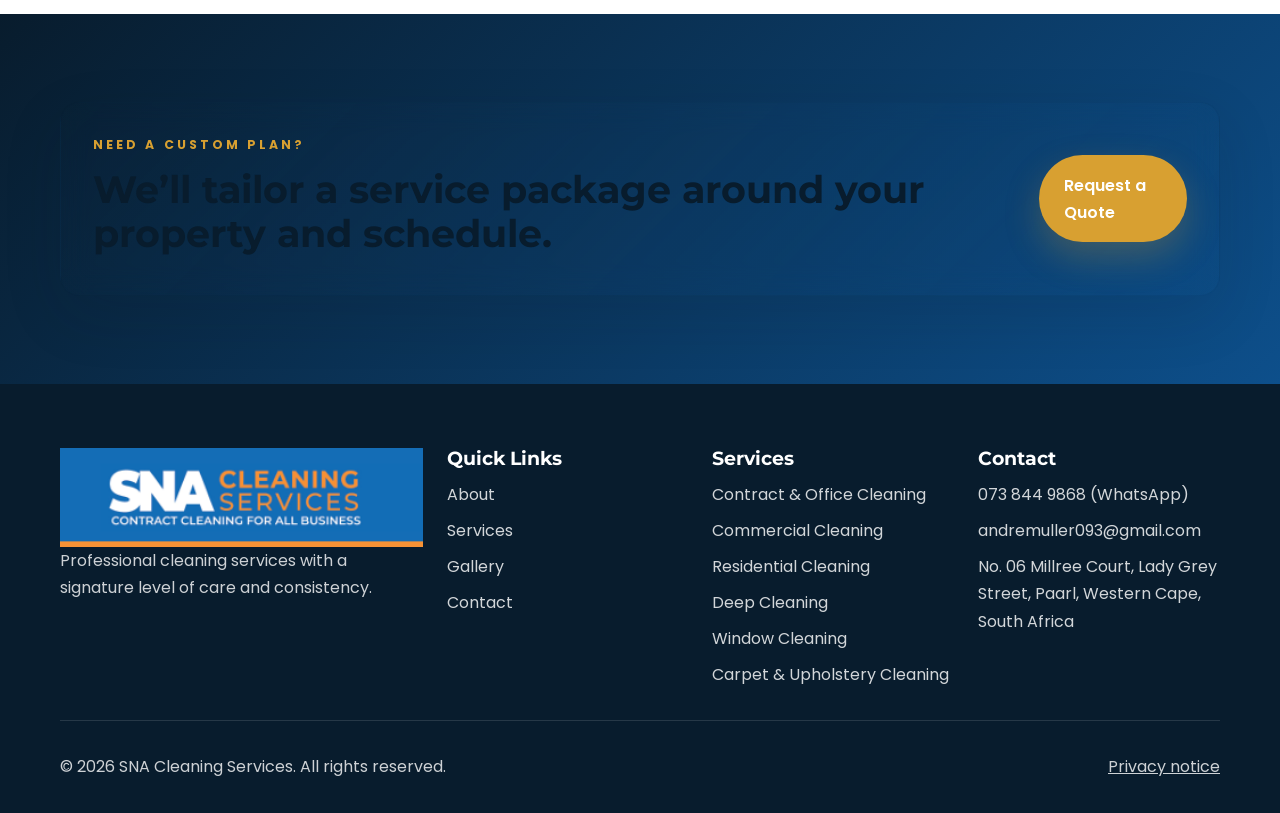
<file: services.html>
<!DOCTYPE html>
<html lang="en">
  <head>
    <meta charset="UTF-8" />
    <meta name="viewport" content="width=device-width, initial-scale=1.0" />
    <meta
      name="description"
      content="SNA Cleaning Services offers contract, office, commercial, residential, deep, window, carpet, upholstery, mattress and blinds cleaning, plus Sani-bins, in Paarl and the Western Cape."
    />
    <meta name="title" content="SNA Cleaning Services | Our Services" />
    <meta property="og:title" content="SNA Cleaning Services | Our Services" />
    <meta property="og:type" content="website" />
    <title>SNA Cleaning Services | Our Services</title>
    <link rel="icon" type="image/png" sizes="32x32" href="images/favicon-32.png" />
    <link rel="icon" type="image/png" sizes="48x48" href="images/favicon-48.png" />
    <link rel="apple-touch-icon" href="images/favicon-180.png" />
    <link rel="preconnect" href="https://fonts.googleapis.com" />
    <link rel="preconnect" href="https://fonts.gstatic.com" crossorigin />
    <link
      href="https://fonts.googleapis.com/css2?family=Montserrat:wght@600;700;800&family=Poppins:wght@300;400;500;600;700&display=swap"
      rel="stylesheet"
    />
    <link rel="stylesheet" href="css/style.css" />
    <link rel="stylesheet" href="css/responsive.css" />
    <link rel="stylesheet" href="css/animations.css" />
  </head>
  <body>
    <a class="skip-link" href="#main">Skip to content</a>

    <header class="hero hero-subpage">
      <nav class="nav">
        <div class="container">
          <a class="logo" href="index.html"><img src="images/logos/1.png" alt="SNA Cleaning Services Logo" /></a>
          <button class="menu-toggle" type="button" aria-label="Toggle navigation" aria-expanded="false" aria-controls="site-menu">
            <span></span>
            <span></span>
            <span></span>
          </button>
          <ul class="nav-links" id="site-menu">
            <li><a href="index.html">Home</a></li>
            <li><a href="about.html">About</a></li>
            <li><a class="active" href="services.html">Services</a></li>
            <li><a href="gallery.html">Gallery</a></li>
            <li><a href="contact.html">Contact</a></li>
          </ul>
        </div>
      </nav>

      <div class="container page-hero">
        <ol class="breadcrumb" aria-label="Breadcrumb"><li><a href="index.html">Home</a></li><li aria-current="page">Services</li></ol>
        <h1>Cleaning services in Paarl &amp; the Cape Winelands.</h1>
        <p>Contract and once-off cleaning for offices, schools, shops and homes, including after hours and weekends.</p>
      </div>
    </header>

    <main id="main">
      <section class="section section-light">
        <div class="container service-page-grid reveal">
          <article class="service-card">
            <h3>Contract Cleaning</h3>
            <p>Ongoing cleaning contracts for businesses, schools and government buildings, with supervised teams on a set schedule.</p>
          </article>
          <article class="service-card">
            <h3>Office Cleaning</h3>
            <p>Clean, hygienic offices, meeting rooms, kitchens and bathrooms, daily, weekly or after hours.</p>
          </article>
          <article class="service-card">
            <h3>Commercial Cleaning</h3>
            <p>Reliable cleaning for retail stores, shared spaces and commercial premises.</p>
          </article>
          <article class="service-card">
            <h3>Residential Cleaning</h3>
            <p>House, flat and town-house cleaning plans that fit your routine.</p>
          </article>
          <article class="service-card">
            <h3>Deep Cleaning</h3>
            <p>Thorough top-to-bottom cleaning and sanitising for seasonal refreshes, move-ins and move-outs.</p>
          </article>
          <article class="service-card">
            <h3>Window Cleaning</h3>
            <p>Streak-free windows for homes, shops, offices and glass partitions.</p>
          </article>
          <article class="service-card">
            <h3>Carpet Cleaning</h3>
            <p>Refresh and restore carpets with careful treatment and drying.</p>
          </article>
          <article class="service-card">
            <h3>Lounge Suite &amp; Upholstery</h3>
            <p>Gentle cleaning for couches, chairs and fabric furniture.</p>
          </article>
          <article class="service-card">
            <h3>Mattress Cleaning</h3>
            <p>Deep-cleaned, fresher mattresses for homes, guest houses and hostels.</p>
          </article>
          <article class="service-card">
            <h3>Car Seat Cleaning</h3>
            <p>Interior seat cleaning to lift stains and freshen up your vehicle.</p>
          </article>
          <article class="service-card">
            <h3>Blinds Cleaning</h3>
            <p>Dust and grime removed from all types of blinds.</p>
          </article>
          <article class="service-card">
            <h3>Sign &amp; Logo Cleaning</h3>
            <p>Keep your business signage and logos looking sharp.</p>
          </article>
          <article class="service-card">
            <h3>Sani-Bins &amp; Hygiene</h3>
            <p>Supply and maintenance of sanitary bins for your bathrooms.</p>
          </article>
          <article class="service-card">
            <h3>Undercover Cleaning</h3>
            <p>We clean while you're away and keep your home or premises secure.</p>
          </article>
          <article class="service-card">
            <h3>Ad-Hoc &amp; After-Hours</h3>
            <p>Once-off jobs, plus cleaning after hours, on Saturdays and on Sundays.</p>
          </article>
          <article class="service-card">
            <h3>Pressure Washing</h3>
            <p>Exterior cleaning for patios, walls, walkways and building facades.</p>
          </article>
        </div>
      </section>

      <section class="section section-dark">
        <div class="container cta-panel reveal">
          <div>
            <p class="eyebrow">Need a custom plan?</p>
            
            <h2>We’ll tailor a service package around your property and schedule.</h2>
          </div>
          <a class="btn btn-primary" href="contact.html">Request a Quote</a>
        </div>
      </section>
    </main>

    <footer class="site-footer">
      <div class="container footer-grid">
        <div>
          <a class="logo" href="index.html"><img src="images/logos/1.png" alt="SNA Cleaning Services Logo" /></a>
          <p>Professional cleaning services with a signature level of care and consistency.</p>
        </div>
        <div>
          <h3>Quick Links</h3>
          <ul class="footer-links">
            <li><a href="about.html">About</a></li>
            <li><a href="services.html">Services</a></li>
            <li><a href="gallery.html">Gallery</a></li>
            <li><a href="contact.html">Contact</a></li>
          </ul>
        </div>
        <div>
          <h3>Services</h3>
          <ul class="footer-links">
            <li>Contract &amp; Office Cleaning</li>
            <li>Commercial Cleaning</li>
            <li>Residential Cleaning</li>
            <li>Deep Cleaning</li>
            <li>Window Cleaning</li>
            <li>Carpet &amp; Upholstery Cleaning</li>
          </ul>
        </div>
        <div>
          <h3>Contact</h3>
          <ul class="footer-links">
            <li><a href="https://wa.me/27738449868">073 844 9868 (WhatsApp)</a></li>
            <li><a href="mailto:andremuller093@gmail.com">andremuller093@gmail.com</a></li>
            <li>No. 06 Millree Court, Lady Grey Street, Paarl, Western Cape, South Africa</li>
          </ul>
        </div>
      </div>
      <div class="container footer-bottom">
        <p>© <span class="current-year">2026</span> SNA Cleaning Services. All rights reserved.</p>
        <p><a href="privacy.html">Privacy notice</a></p>
      </div>
    </footer>

    <nav class="mobile-cta" aria-label="Quick contact">
      <a class="whatsapp" href="https://wa.me/27738449868">WhatsApp us</a>
      <a href="tel:+27738449868">Call now</a>
    </nav>

    <button class="back-to-top" type="button" aria-label="Back to top">↑</button>

    <script src="js/main.js"></script>
  </body>
</html>
</file>
<file: css/style.css>
:root {
  --primary: #081c2d;
  --secondary: #0d4f8b;
  --accent: #d8a031;
  --background: #ffffff;
  --light-grey: #f5f7fa;
  --dark-text: #202124;
  --border: rgba(8, 28, 45, 0.12);
  --shadow: 0 20px 60px rgba(8, 28, 45, 0.12);
  --radius-lg: 28px;
  --radius-md: 20px;
  --radius-sm: 14px;
  --container: min(1160px, calc(100% - 2rem));
}

* {
  margin: 0;
  padding: 0;
  box-sizing: border-box;
}

html {
  scroll-behavior: smooth;
}

body {
  font-family: 'Poppins', sans-serif;
  color: var(--dark-text);
  background: var(--background);
  line-height: 1.7;
}

img {
  width: 100%;
  display: block;
  object-fit: cover;
}

a {
  color: inherit;
  text-decoration: none;
}

button,
input,
select,
textarea {
  font: inherit;
}

.container {
  width: var(--container);
  margin: 0 auto;
}

.hero {
  background:
    radial-gradient(circle at 85% 20%, rgba(232, 134, 42, 0.16), transparent 45%),
    linear-gradient(135deg, var(--primary) 0%, #0b3559 55%, var(--secondary) 100%);
  color: white;
  position: relative;
  overflow: hidden;
}

.hero-subpage {
  min-height: 0;
}

.nav {
  padding: 1.25rem 0;
  position: sticky;
  top: 0;
  z-index: 20;
  transition: background 0.3s ease, box-shadow 0.3s ease;
}

.nav.scrolled {
  background: rgba(8, 28, 45, 0.96);
  box-shadow: 0 10px 35px rgba(0, 0, 0, 0.18);
}

.nav .container {
  display: flex;
  align-items: center;
  justify-content: space-between;
  gap: 1rem;
}

.logo {
  font-family: 'Montserrat', sans-serif;
  font-size: 1.35rem;
  font-weight: 800;
  letter-spacing: 0.08em;
  text-transform: uppercase;
  color: white;
}

.logo span {
  color: var(--accent);
}

.nav-links {
  display: flex;
  align-items: center;
  gap: 1.75rem;
  list-style: none;
}

.nav-links a {
  color: rgba(255, 255, 255, 0.92);
  font-weight: 500;
  transition: color 0.3s ease;
}

.nav-links a:hover,
.nav-links a.active {
  color: var(--accent);
}

.menu-toggle {
  display: none;
  flex-direction: column;
  gap: 0.28rem;
  background: transparent;
  border: none;
  cursor: pointer;
}

.menu-toggle span {
  width: 1.5rem;
  height: 2px;
  background: white;
  display: block;
}

.hero-split {
  display: grid;
  grid-template-columns: minmax(0, 1.15fr) minmax(0, 0.85fr);
  gap: 3.5rem;
  align-items: center;
  padding: 2rem 0 3.5rem;
}

.hero-copy {
  min-width: 0;
}

.hero-media {
  position: relative;
  justify-self: end;
  width: 100%;
  max-width: 450px;
}

.hero-media img {
  border-radius: var(--radius-lg);
  aspect-ratio: 604 / 534;
  height: auto;
  box-shadow: 0 30px 70px rgba(0, 0, 0, 0.35);
  border: 6px solid rgba(255, 255, 255, 0.08);
}

.hero-badge {
  position: absolute;
  left: -1.25rem;
  bottom: 1.5rem;
  background: white;
  color: var(--primary);
  border-radius: var(--radius-sm);
  padding: 0.75rem 1rem;
  box-shadow: var(--shadow);
  display: grid;
  line-height: 1.3;
}

.hero-badge strong {
  font-family: 'Montserrat', sans-serif;
  font-size: 1.4rem;
  color: var(--secondary);
}

.hero-badge span {
  font-size: 0.82rem;
  color: rgba(8, 28, 45, 0.75);
}

.hero-trust {
  list-style: none;
  display: flex;
  flex-wrap: wrap;
  gap: 0.5rem 1.5rem;
  margin-top: 1.75rem;
  padding-top: 1.25rem;
  border-top: 1px solid rgba(255, 255, 255, 0.14);
  color: rgba(255, 255, 255, 0.85);
  font-size: 0.95rem;
}

.hero-trust strong {
  color: var(--accent);
  font-family: 'Montserrat', sans-serif;
  margin-right: 0.3rem;
}

.btn-whatsapp {
  background: #1f9d55;
  color: white;
}

.hero-subpage .page-hero {
  padding: 2rem 0 3.5rem;
}

.hero-subpage .page-hero h1,
.hero-subpage .page-hero p {
  max-width: 760px;
}

.breadcrumb {
  display: flex;
  gap: 0.5rem;
  list-style: none;
  font-size: 0.85rem;
  color: rgba(255, 255, 255, 0.7);
  margin-bottom: 0.9rem;
}

.breadcrumb li + li::before {
  content: "/";
  margin-right: 0.5rem;
  color: rgba(255, 255, 255, 0.4);
}

.breadcrumb a:hover {
  color: var(--accent);
}

.eyebrow {
  text-transform: uppercase;
  letter-spacing: 0.25em;
  font-size: 0.77rem;
  font-weight: 700;
  color: var(--accent);
  margin-bottom: 0.8rem;
}

.eyebrow-dark {
  color: var(--secondary);
}

h1,
h2,
h3 {
  font-family: 'Montserrat', sans-serif;
  line-height: 1.15;
}

.hero h1 {
  font-size: clamp(2.1rem, 4.2vw, 3.8rem);
  text-wrap: balance;
  margin-bottom: 1rem;
}

.hero-text,
.page-hero p {
  font-size: 1.05rem;
  color: rgba(255, 255, 255, 0.82);
  max-width: 640px;
}

.hero-actions {
  display: flex;
  flex-wrap: wrap;
  gap: 1rem;
  margin-top: 2rem;
}

.btn {
  display: inline-flex;
  align-items: center;
  justify-content: center;
  padding: 0.95rem 1.5rem;
  border-radius: 999px;
  font-weight: 600;
  transition: transform 0.25s ease, box-shadow 0.25s ease, background 0.25s ease;
  border: 1px solid transparent;
}

.btn:hover {
  transform: translateY(-2px);
}

.btn-primary {
  background: var(--accent);
  color: white;
  box-shadow: 0 15px 35px rgba(216, 160, 49, 0.25);
}

.btn-secondary {
  background: rgba(255, 255, 255, 0.1);
  color: white;
  border-color: rgba(255, 255, 255, 0.16);
}

.scroll-indicator {
  margin-top: 3rem;
  width: fit-content;
  color: rgba(255, 255, 255, 0.8);
  display: flex;
  align-items: center;
  gap: 0.5rem;
  font-size: 0.95rem;
}

.scroll-indicator span {
  display: inline-block;
  width: 1.1rem;
  height: 1.1rem;
  border-right: 2px solid var(--accent);
  border-bottom: 2px solid var(--accent);
  transform: rotate(45deg);
}

.section {
  padding: 5.5rem 0;
}

.section-light {
  background: var(--background);
}

.section-dark {
  background: linear-gradient(135deg, var(--primary), var(--secondary));
  color: white;
}

.section-heading {
  display: flex;
  justify-content: space-between;
  align-items: end;
  gap: 1rem;
  margin-bottom: 2rem;
}

.section-heading h2,
.about-grid h2,
.cta-panel h2 {
  font-size: clamp(1.75rem, 3vw, 2.35rem);
  margin-bottom: 0.5rem;
}

.text-link {
  color: var(--secondary);
  font-weight: 600;
}

.section-dark .text-link {
  color: var(--accent);
}

.stats-grid {
  display: grid;
  grid-template-columns: repeat(4, minmax(0, 1fr));
  gap: 1.25rem;
}

.stat-card,
.service-card,
.why-card,
.value-card,
.contact-card,
.contact-form,
.cta-panel {
  background: rgba(255, 255, 255, 0.1);
  backdrop-filter: blur(14px);
  border: 1px solid rgba(255, 255, 255, 0.12);
  border-radius: var(--radius-md);
  box-shadow: var(--shadow);
}

.stat-card {
  padding: 2rem 1.5rem;
  text-align: center;
}

.stat-card h3 {
  font-size: 2.5rem;
  color: var(--accent);
  margin-bottom: 0.5rem;
}

.about-grid,
.contact-grid {
  display: grid;
  grid-template-columns: 1.05fr 0.95fr;
  gap: 2rem;
  align-items: center;
}

.about-grid p,
.service-card p,
.why-card p,
.value-card p,
.contact-card li,
.contact-card p {
  color: rgba(0, 0, 0, 0.8);
}

/* Text on dark backgrounds must stay light */
.section-dark .service-card p,
.section-dark .why-card p,
.section-dark .value-card p,
.section-dark .value-card li,
.site-footer p,
.site-footer li {
  color: rgba(255, 255, 255, 0.8);
}

.about-grid h2 {
  color: var(--primary);
}

.about-list {
  list-style: none;
  display: grid;
  gap: 0.75rem;
  margin: 1.35rem 0 1.75rem;
}

.about-list li {
  position: relative;
  padding-left: 1.25rem;
}

.about-list li::before {
  content: '•';
  color: var(--accent);
  position: absolute;
  left: 0;
}

.about-card {
  border-radius: var(--radius-lg);
  overflow: hidden;
  box-shadow: var(--shadow);
}

.service-grid,
.service-page-grid,
.why-grid,
.value-grid {
  display: grid;
  gap: 1.35rem;
}

.service-grid,
.service-page-grid {
  grid-template-columns: repeat(3, minmax(0, 1fr));
}

.why-grid,
.value-grid {
  grid-template-columns: repeat(3, minmax(0, 1fr));
}

.service-card,
.why-card,
.value-card {
  padding: 1.6rem;
  background: var(--light-grey);
  border: 1px solid var(--border);
  box-shadow: none;
}

.section-dark .service-card,
.section-dark .why-card,
.section-dark .value-card {
  background: rgba(255, 255, 255, 0.08);
  color: white;
  border-color: rgba(255, 255, 255, 0.12);
  box-shadow: var(--shadow);
}

.service-card h3,
.why-card h3,
.value-card h3 {
  margin-bottom: 0.5rem;
}

.icon-wrap {
  width: 3rem;
  height: 3rem;
  display: inline-flex;
  align-items: center;
  justify-content: center;
  border-radius: 50%;
  background: rgba(216, 160, 49, 0.14);
  margin-bottom: 0.9rem;
}

.icon-wrap svg {
  width: 1.25rem;
  height: 1.25rem;
  color: var(--secondary);
}

.industries-grid {
  display: grid;
  grid-template-columns: repeat(4, minmax(0, 1fr));
  gap: 1rem;
}

.industry-pill {
  padding: 1rem 1.2rem;
  border-radius: 999px;
  background: var(--light-grey);
  color: var(--primary);
  text-align: center;
  font-weight: 600;
  border: 1px solid var(--border);
}

.gallery-preview {
  display: grid;
  grid-template-columns: 1.3fr 0.9fr 0.9fr;
  gap: 1rem;
}

.gallery-item {
  overflow: hidden;
  border-radius: var(--radius-md);
  min-height: 220px;
  box-shadow: var(--shadow);
}

.gallery-item.large {
  min-height: 460px;
}

.gallery-item img {
  height: 100%;
  transition: transform 0.35s ease;
}

.gallery-item:hover img {
  transform: scale(1.05);
}

.testimonial-slider {
  display: grid;
  grid-template-columns: auto 1fr auto;
  gap: 1rem;
  align-items: center;
}

.slider-btn {
  width: 3rem;
  height: 3rem;
  border-radius: 50%;
  border: none;
  background: rgba(255,255,255,0.12);
  color: white;
  cursor: pointer;
}

.testimonial-card {
  display: none;
  padding: 2rem;
  border-radius: var(--radius-md);
  background: rgba(255,255,255,0.09);
  border: 1px solid rgba(255,255,255,0.12);
}

.testimonial-card.active {
  display: block;
}

.cta-panel {
  display: flex;
  justify-content: space-between;
  align-items: center;
  gap: 1rem;
  padding: 2rem;
  background: linear-gradient(135deg, rgba(8, 28, 45, 0.06), rgba(13, 79, 139, 0.12));
  color: var(--primary);
  border-color: rgba(8, 28, 45, 0.07);
}

.site-footer {
  padding: 4rem 0 2rem;
  background: var(--primary);
  color: white;
}

.footer-grid {
  display: grid;
  grid-template-columns: 1.2fr 0.8fr 0.8fr 0.8fr;
  gap: 1.5rem;
}

.footer-links {
  list-style: none;
  display: grid;
  gap: 0.55rem;
  margin-top: 0.75rem;
}

.footer-links a,
.footer-links li {
  color: rgba(255,255,255,0.82);
}

.footer-bottom {
  display: flex;
  flex-wrap: wrap;
  justify-content: space-between;
  gap: 0.5rem 1.5rem;
  padding-top: 2rem;
  margin-top: 2rem;
  border-top: 1px solid rgba(255,255,255,0.12);
  color: rgba(255,255,255,0.7);
}

.back-to-top {
  position: fixed;
  right: 1.25rem;
  bottom: 1.25rem;
  width: 3rem;
  height: 3rem;
  border-radius: 50%;
  border: none;
  background: var(--accent);
  color: white;
  cursor: pointer;
  box-shadow: var(--shadow);
  opacity: 0;
  pointer-events: none;
  transition: opacity 0.3s ease;
}

.back-to-top.visible {
  opacity: 1;
  pointer-events: auto;
}

.contact-card,
.contact-form {
  padding: 2rem;
  background: var(--light-grey);
  color: var(--primary);
  border: 1px solid var(--border);
  box-shadow: none;
}

.contact-form {
  display: grid;
  gap: 1rem;
}

.form-field {
  display: grid;
  gap: 0.4rem;
}

.form-field input,
.form-field select,
.form-field textarea {
  background: white;
  border: 1px solid var(--border);
  width: 100%;
  padding: 0.9rem 1rem;
  border-radius: 12px;
}

.form-field textarea {
  min-height: 8rem;
  resize: vertical;
}

.map-placeholder {
  padding: 1.4rem;
  border-radius: 16px;
  margin-top: 1.2rem;
  border: 1px dashed var(--border);
  text-align: center;
  color: var(--secondary);
  font-weight: 600;
}

.gallery-controls {
  display: flex;
  flex-wrap: wrap;
  gap: 0.8rem;
  margin-bottom: 1.5rem;
}

.filter-btn {
  border: 1px solid var(--border);
  background: white;
  color: var(--primary);
  padding: 0.75rem 1rem;
  border-radius: 999px;
  cursor: pointer;
}

.filter-btn.active {
  background: var(--accent);
  color: white;
  border-color: var(--accent);
}

.gallery-grid {
  display: grid;
  grid-template-columns: repeat(4, minmax(0, 1fr));
  gap: 1rem;
}

.gallery-grid .gallery-item {
  min-height: 250px;
}

.lightbox {
  position: fixed;
  inset: 0;
  background: rgba(8, 28, 45, 0.9);
  display: none;
  align-items: center;
  justify-content: center;
  padding: 1.5rem;
  z-index: 50;
}

.lightbox.open {
  display: flex;
}

.lightbox-content {
  position: relative;
  max-width: 900px;
  width: 100%;
}

.lightbox-content img {
  border-radius: 24px;
  max-height: 80vh;
  object-fit: contain;
  background: white;
}

.close-lightbox {
  position: absolute;
  top: -0.7rem;
  right: -0.7rem;
  width: 2.5rem;
  height: 2.5rem;
  border: none;
  border-radius: 50%;
  cursor: pointer;
  background: var(--accent);
  color: white;
  font-size: 1.3rem;
}

.js .reveal {
  opacity: 0;
  transform: translateY(24px);
  transition: opacity 0.7s ease, transform 0.7s ease;
}

.reveal.visible {
  opacity: 1;
  transform: translateY(0);
}



/* ---------- Phase 1 additions ---------- */

.skip-link {
  position: absolute;
  left: 1rem;
  top: -4rem;
  z-index: 100;
  background: var(--accent);
  color: white;
  padding: 0.6rem 1rem;
  border-radius: 10px;
  font-weight: 600;
}

.skip-link:focus {
  top: 1rem;
}

a:focus-visible,
button:focus-visible,
input:focus-visible,
select:focus-visible,
textarea:focus-visible,
.gallery-item:focus-visible {
  outline: 3px solid var(--accent);
  outline-offset: 3px;
}

.map-container {
  margin-top: 1.5rem;
  border-radius: var(--radius-sm);
  overflow: hidden;
}

.map-container iframe {
  display: block;
  width: 100%;
  height: auto;
  aspect-ratio: 4 / 3;
  border: 0;
}

.form-row {
  display: grid;
  grid-template-columns: 1fr 1fr;
  gap: 1rem;
}

.form-note {
  font-size: 0.85rem;
  color: rgba(8, 28, 45, 0.7);
}

.form-note a {
  color: var(--secondary);
  text-decoration: underline;
}

.form-status {
  font-weight: 600;
  color: var(--secondary);
}

.trust-note {
  margin-top: 1.5rem;
  padding: 1rem 1.25rem;
  border-left: 4px solid var(--accent);
  background: var(--light-grey);
  border-radius: 0 var(--radius-sm) var(--radius-sm) 0;
  color: var(--primary);
}

.value-card ul {
  padding-left: 1.1rem;
  display: grid;
  gap: 0.35rem;
}

.gallery-item figcaption {
  position: absolute;
  left: 0;
  right: 0;
  bottom: 0;
  padding: 0.75rem 1rem;
  background: linear-gradient(transparent, rgba(8, 28, 45, 0.85));
  color: white;
  font-size: 0.9rem;
  font-weight: 500;
}

.gallery-item {
  position: relative;
}

.mobile-cta {
  display: none;
}

@media (max-width: 720px) {
  .mobile-cta {
    position: fixed;
    left: 0;
    right: 0;
    bottom: 0;
    z-index: 40;
    display: grid;
    grid-template-columns: 1fr 1fr;
    background: var(--primary);
    box-shadow: 0 -8px 24px rgba(0, 0, 0, 0.2);
  }

  .mobile-cta a {
    padding: 0.95rem 0.5rem;
    text-align: center;
    font-weight: 600;
    color: white;
  }

  .mobile-cta a.whatsapp {
    background: #1f9d55;
  }

  body {
    padding-bottom: 3.4rem;
  }

  .back-to-top {
    bottom: 4.5rem;
  }

  .form-row {
    grid-template-columns: 1fr;
  }
}

.hero-subpage h1 {
  font-size: clamp(1.9rem, 3.4vw, 3rem);
}

.footer-bottom a {
  text-decoration: underline;
}

.legal {
  max-width: 760px;
  display: grid;
  gap: 1rem;
}

.legal h2 {
  font-size: 1.35rem;
  color: var(--primary);
  margin-top: 1rem;
}

.legal ul {
  padding-left: 1.2rem;
  display: grid;
  gap: 0.35rem;
}

.legal a {
  color: var(--secondary);
  text-decoration: underline;
}
</file>
<file: css/responsive.css>
/* Responsive styles */

@media (max-width: 960px) {
  .stats-grid,
  .service-grid,
  .service-page-grid,
  .why-grid,
  .value-grid,
  .industries-grid,
  .gallery-grid {
    grid-template-columns: repeat(2, minmax(0, 1fr));
  }

  .about-grid,
  .contact-grid,
  .footer-grid {
    grid-template-columns: 1fr;
  }

  .gallery-preview {
    grid-template-columns: 1fr 1fr;
  }

  .hero-split {
    grid-template-columns: 1fr;
    gap: 2.5rem;
    padding-top: 2rem;
  }

  .hero-media {
    justify-self: start;
    max-width: 380px;
  }

  .gallery-item.large {
    grid-column: span 2;
  }
}

@media (max-width: 720px) {
  .menu-toggle {
    display: flex;
  }

  .nav-links {
    position: absolute;
    top: 100%;
    left: 1rem;
    right: 1rem;
    flex-direction: column;
    align-items: flex-start;
    background: rgba(8, 28, 45, 0.97);
    padding: 1rem;
    border-radius: 16px;
    display: none;
  }

  .nav-links.open {
    display: flex;
  }

  .hero-badge {
    left: 0.75rem;
    bottom: 0.75rem;
  }

  .hero-actions .btn {
    flex: 1 1 100%;
  }

  .section {
    padding: 4rem 0;
  }

  .section-heading,
  .cta-panel,
  .testimonial-slider {
    flex-direction: column;
    align-items: flex-start;
  }

  .stats-grid,
  .service-grid,
  .service-page-grid,
  .why-grid,
  .value-grid,
  .industries-grid,
  .gallery-grid,
  .gallery-preview {
    grid-template-columns: 1fr;
  }

  .gallery-item.large {
    grid-column: span 1;
  }

  .testimonial-slider {
    grid-template-columns: 1fr;
  }

  /* No arrows on mobile, so show every testimonial stacked */
  .slider-btn {
    display: none;
  }

  .testimonial-track {
    display: grid;
    gap: 1rem;
    width: 100%;
  }

  .testimonial-card {
    display: block;
  }
}
</file>
<file: css/animations.css>
/* Animations */

@keyframes fadeUp {
  from {
    opacity: 0;
    transform: translateY(18px);
  }
  to {
    opacity: 1;
    transform: translateY(0);
  }
}

.reveal.visible {
  animation: fadeUp 0.75s ease both;
}

@media (prefers-reduced-motion: reduce) {
  html {
    scroll-behavior: auto;
  }

  .js .reveal,
  .reveal.visible {
    opacity: 1;
    transform: none;
    animation: none;
    transition: none;
  }
}
</file>
